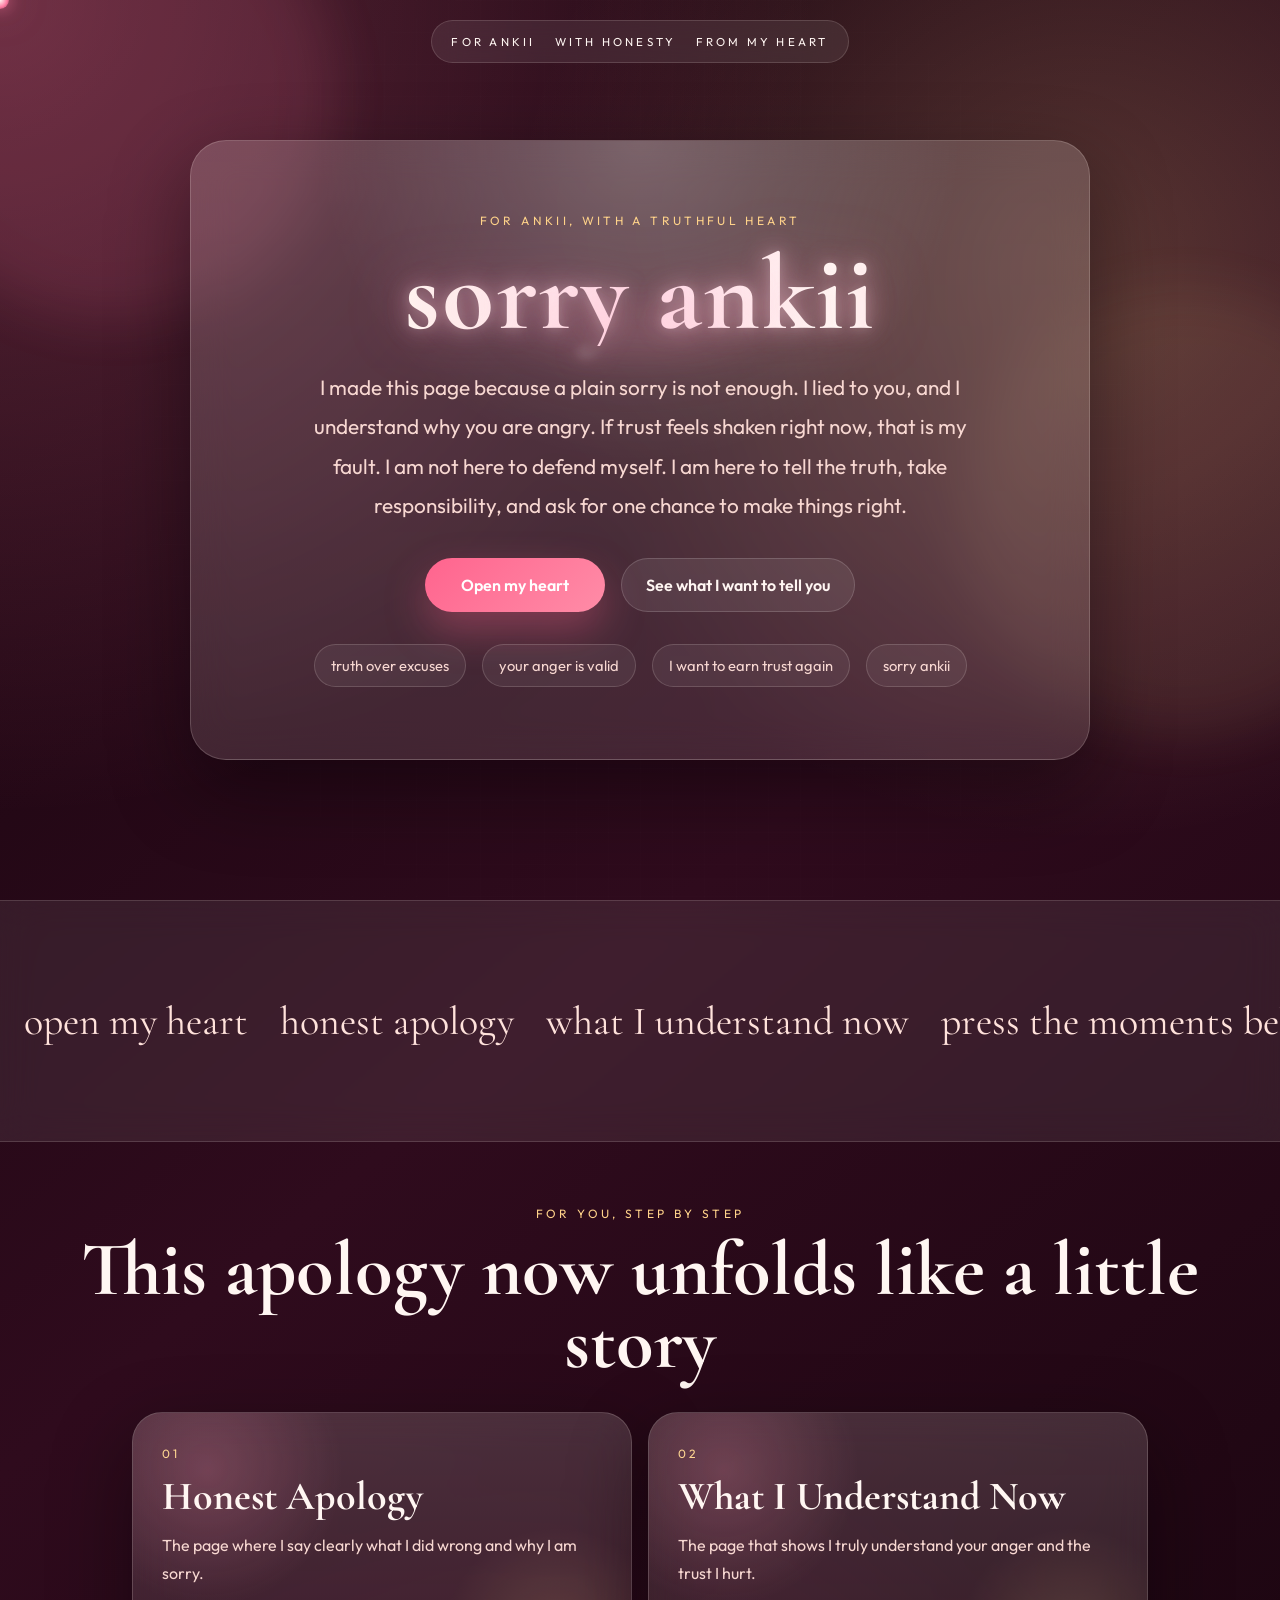
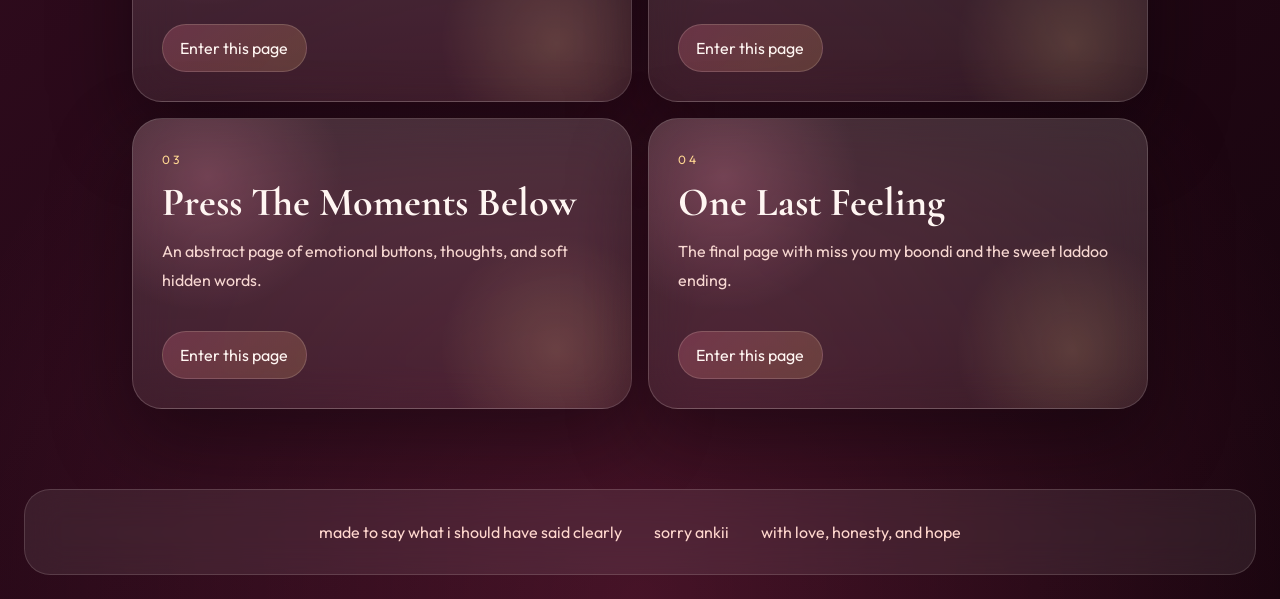
<file: index.html>
<!DOCTYPE html>
<html lang="en">
  <head>
    <meta charset="UTF-8" />
    <meta name="viewport" content="width=device-width, initial-scale=1.0" />
    <title>sorry ankii</title>
    <link rel="preconnect" href="https://fonts.googleapis.com" />
    <link rel="preconnect" href="https://fonts.gstatic.com" crossorigin />
    <link
      href="https://fonts.googleapis.com/css2?family=Cormorant+Garamond:wght@400;500;600;700&family=Outfit:wght@300;400;500;600;700&display=swap"
      rel="stylesheet"
    />
    <link rel="stylesheet" href="styles.css" />
  </head>
  <body>
    <div class="page-glow page-glow-left"></div>
    <div class="page-glow page-glow-right"></div>
    <div class="texture"></div>
    <div class="floating-hearts" aria-hidden="true">
      <span>forgive me</span>
      <span>I was wrong</span>
      <span>you deserved truth</span>
      <span>I miss your smile</span>
      <span>let me fix this</span>
      <span>ankii</span>
    </div>
    <div class="heart-rain" id="heartRain" aria-hidden="true"></div>
    <div class="love-burst-layer" id="loveBurstLayer" aria-hidden="true"></div>

    <header class="hero">
      <nav class="top-banner">
        <span>for ankii</span>
        <span>with honesty</span>
        <span>from my heart</span>
      </nav>

      <div class="hero-card reveal">
        <p class="eyebrow">for ankii, with a truthful heart</p>
        <h1>sorry ankii</h1>
        <p class="hero-message">
          I made this page because a plain sorry is not enough. I lied to you,
          and I understand why you are angry. If trust feels shaken right now,
          that is my fault. I am not here to defend myself. I am here to tell
          the truth, take responsibility, and ask for one chance to make things
          right.
        </p>

        <div class="hero-actions">
          <button class="btn btn-primary" data-action="open-heart">
            Open my heart
          </button>
          <button class="btn btn-secondary" data-action="open-preview">
            See what I want to tell you
          </button>
        </div>

        <div class="hero-tags">
          <span>truth over excuses</span>
          <span>your anger is valid</span>
          <span>I want to earn trust again</span>
          <span>sorry ankii</span>
        </div>
      </div>
    </header>

    <main>
      <section class="marquee-strip">
        <div class="marquee-track">
          <span>open my heart</span>
          <span>honest apology</span>
          <span>what I understand now</span>
          <span>press the moments below</span>
          <span>one last feeling</span>
          <span>miss you my boondi</span>
          <span>open my heart</span>
          <span>honest apology</span>
          <span>what I understand now</span>
          <span>press the moments below</span>
          <span>one last feeling</span>
          <span>miss you my boondi</span>
        </div>
      </section>

      <section class="journey-section reveal">
        <div class="section-heading">
          <p>for you, step by step</p>
          <h2>This apology now unfolds like a little story</h2>
        </div>
        <div class="journey-grid">
          <a class="journey-card page-link" href="apology.html" data-burst="honest apology">
            <span class="journey-no">01</span>
            <h3>Honest Apology</h3>
            <p>The page where I say clearly what I did wrong and why I am sorry.</p>
            <span class="journey-cta">Enter this page</span>
          </a>
          <a class="journey-card page-link" href="understand.html" data-burst="what I understand now">
            <span class="journey-no">02</span>
            <h3>What I Understand Now</h3>
            <p>The page that shows I truly understand your anger and the trust I hurt.</p>
            <span class="journey-cta">Enter this page</span>
          </a>
          <a class="journey-card page-link" href="moments.html" data-burst="press the moments below">
            <span class="journey-no">03</span>
            <h3>Press The Moments Below</h3>
            <p>An abstract page of emotional buttons, thoughts, and soft hidden words.</p>
            <span class="journey-cta">Enter this page</span>
          </a>
          <a class="journey-card page-link" href="finale.html" data-burst="one last feeling">
            <span class="journey-no">04</span>
            <h3>One Last Feeling</h3>
            <p>The final page with miss you my boondi and the sweet laddoo ending.</p>
            <span class="journey-cta">Enter this page</span>
          </a>
        </div>
      </section>
    </main>

    <footer class="footer">
      <p>made to say what I should have said clearly</p>
      <p>sorry ankii</p>
      <p>with love, honesty, and hope</p>
    </footer>

    <div class="cursor" id="cursor"></div>
    <div class="cursor-text-layer" id="cursorTextLayer" aria-hidden="true"></div>
    <div class="message-bloom" id="messageBloom" aria-hidden="true">
      <div class="bloom-backdrop" id="bloomBackdrop"></div>
      <div class="bloom-card" id="bloomCard">
        <button class="bloom-close" id="bloomClose" aria-label="Close message">
          Close
        </button>
        <p class="bloom-kicker">for ankii</p>
        <h3 id="bloomTitle">A small truth</h3>
        <p id="bloomBody">
          The message will appear here when you press one of the buttons.
        </p>
      </div>
    </div>

    <div class="heart-overlay" id="heartOverlay" aria-hidden="true">
      <div class="heart-overlay-backdrop" id="heartOverlayBackdrop"></div>
      <div class="heart-stage">
        <button class="heart-close" id="heartClose" aria-label="Close heart">
          Close
        </button>
        <div class="giant-heart-shell">
          <div class="giant-heart-glow"></div>
          <div class="giant-heart">
            <div class="heart-photo-ring">
              <figure class="heart-photo heart-photo-one">
                <img src="assets/boondi-1.jpg" alt="Boondi smiling in a blue outfit" />
              </figure>
              <figure class="heart-photo heart-photo-two">
                <img src="assets/boondi-2.jpg" alt="Boondi by the lakeside" />
              </figure>
              <figure class="heart-photo heart-photo-three">
                <img src="assets/boondi-3.jpg" alt="Boondi in a white outfit near trees" />
              </figure>
              <figure class="heart-photo heart-photo-four">
                <img src="assets/boondi-4.jpg" alt="Boondi in a black top at dinner" />
              </figure>
            </div>
            <div class="sushi-orbit sushi-orbit-one" aria-hidden="true">
              <span>🍣</span>
            </div>
            <div class="sushi-orbit sushi-orbit-two" aria-hidden="true">
              <span>🍱</span>
            </div>
            <div class="sushi-orbit sushi-orbit-three" aria-hidden="true">
              <span>🍙</span>
            </div>
            <div class="heart-center">
              <p class="heart-kicker">from my heart to yours</p>
              <h2>SORRY BOONDI</h2>
              <p class="heart-line">
                I know I hurt you more by lying than by the thing itself.
              </p>
              <p class="heart-line">
                You trusted me to be real with you, and I broke that trust.
              </p>
              <p class="heart-line">
                I am not proud of what I did. I just want to be honest now,
                completely, and ask for a chance to make my actions softer than
                my mistake.
              </p>
            </div>
            <div class="heart-orbit orbit-one">
              <span>I chose the wrong way</span>
            </div>
            <div class="heart-orbit orbit-two">
              <span>you deserved honesty</span>
            </div>
            <div class="heart-orbit orbit-three">
              <span>I want to earn your trust again</span>
            </div>
            <div class="heart-spark spark-one"></div>
            <div class="heart-spark spark-two"></div>
            <div class="heart-spark spark-three"></div>
          </div>
        </div>
      </div>
    </div>

    <div class="preview-overlay" id="previewOverlay" aria-hidden="true">
      <div class="preview-backdrop" id="previewBackdrop"></div>
      <div class="preview-shell">
        <button class="preview-close" id="previewClose" aria-label="Close preview">
          Close
        </button>
        <div class="preview-header">
          <p class="preview-kicker">little feelings for boondi</p>
          <h2>What I wish I could say softly to you</h2>
          <p>
            Every thought below opens like a tiny love note, because some feelings
            deserve to arrive gently.
          </p>
        </div>

        <div class="preview-grid">
          <button
            class="preview-note"
            data-title="The first truth"
            data-message="I should have trusted you with honesty right away. You deserved a simple truth, not a complicated hurt."
            data-theme="rose"
          >
            <span class="preview-note-no">01</span>
            <span class="preview-note-title">The first truth</span>
            <span class="preview-note-text">Tap to open</span>
          </button>
          <button
            class="preview-note"
            data-title="What your silence did"
            data-message="Your silence made me realize how loudly guilt echoes when someone important is upset with you."
            data-theme="gold"
          >
            <span class="preview-note-no">02</span>
            <span class="preview-note-title">What your silence did</span>
            <span class="preview-note-text">Tap to open</span>
          </button>
          <button
            class="preview-note"
            data-title="What I owe you now"
            data-message="Not pressure, not excuses, not dramatic words. I owe you patience, truth, and calmer actions."
            data-theme="pearl"
          >
            <span class="preview-note-no">03</span>
            <span class="preview-note-title">What I owe you now</span>
            <span class="preview-note-text">Tap to open</span>
          </button>
          <button
            class="preview-note"
            data-title="What still stays in my heart"
            data-message="Even while you are angry, I still think of you with softness, care, and the hope that one day this can heal."
            data-theme="blush"
          >
            <span class="preview-note-no">04</span>
            <span class="preview-note-title">What still stays in my heart</span>
            <span class="preview-note-text">Tap to open</span>
          </button>
        </div>
      </div>
    </div>

    <script src="script.js"></script>
  </body>
</html>
</file>
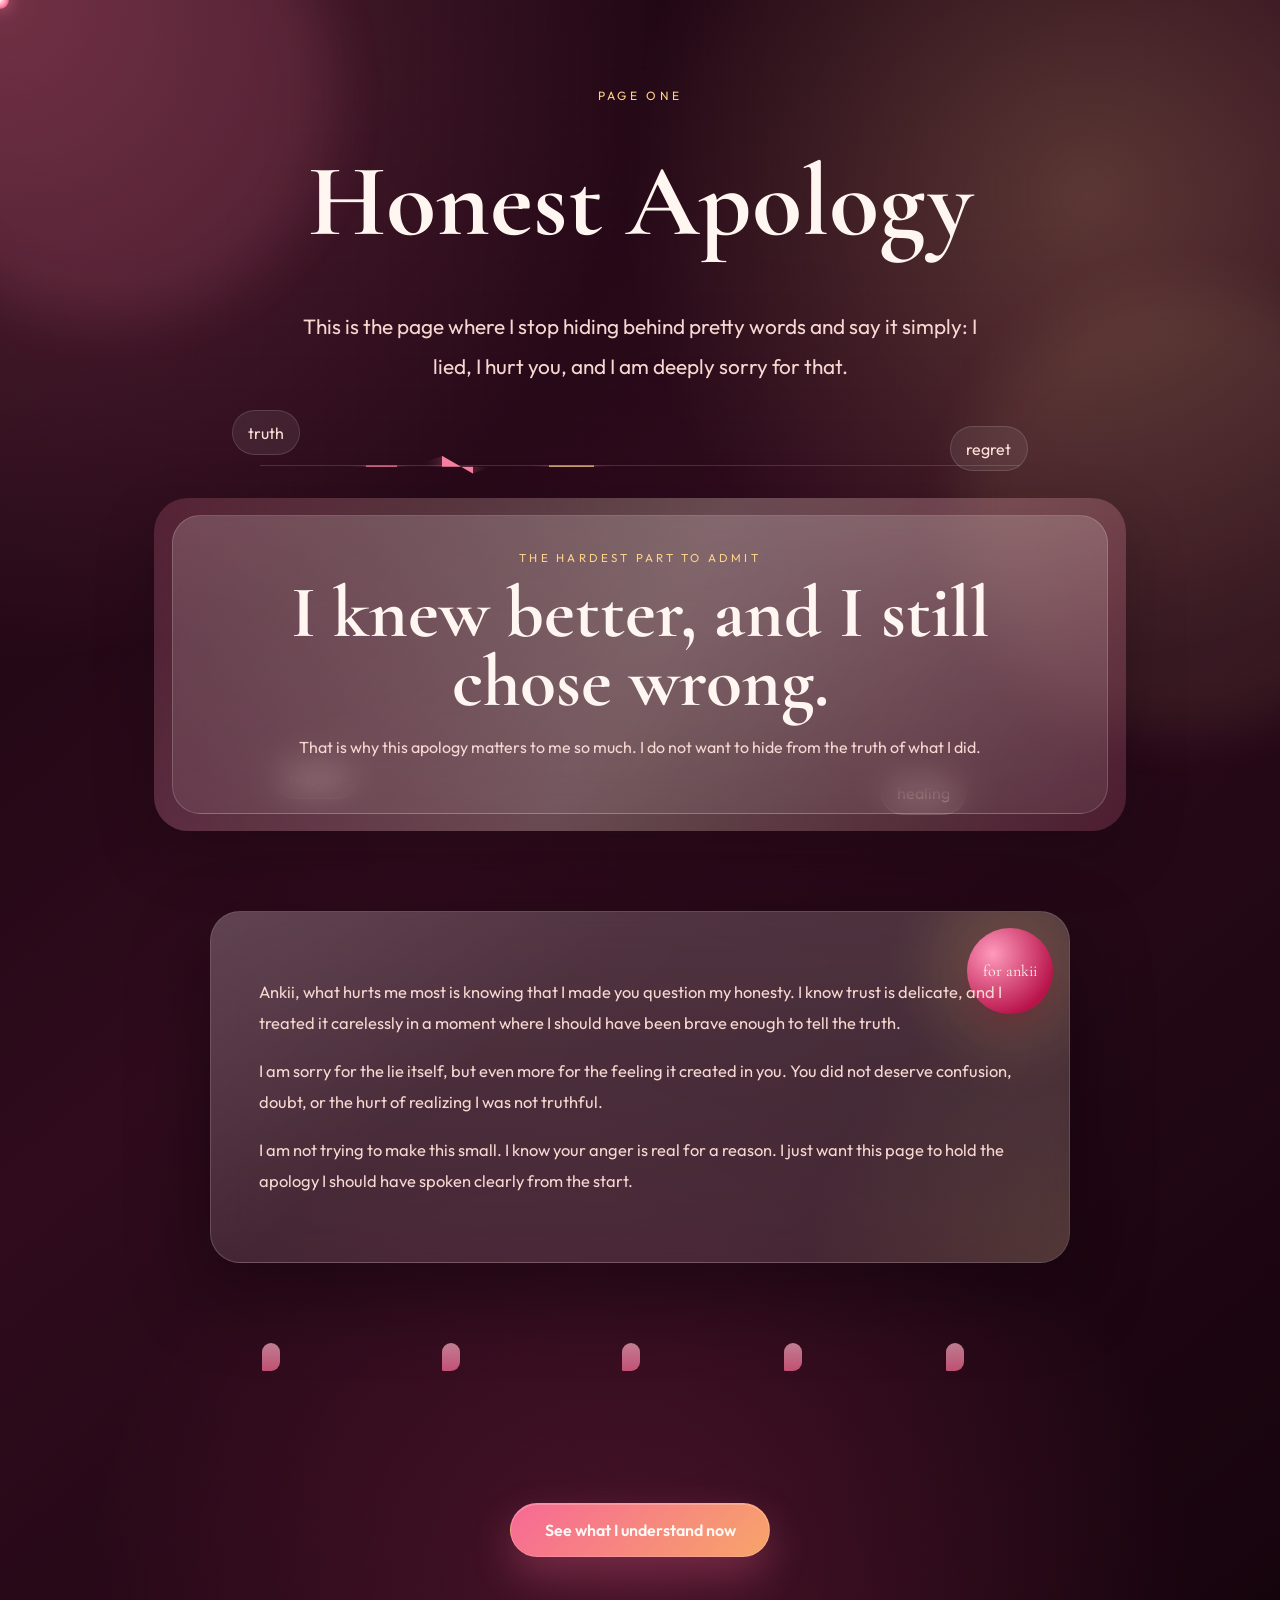
<file: apology.html>
<!DOCTYPE html>
<html lang="en">
  <head>
    <meta charset="UTF-8" />
    <meta name="viewport" content="width=device-width, initial-scale=1.0" />
    <title>sorry ankii</title>
    <link rel="preconnect" href="https://fonts.googleapis.com" />
    <link rel="preconnect" href="https://fonts.gstatic.com" crossorigin />
    <link
      href="https://fonts.googleapis.com/css2?family=Cormorant+Garamond:wght@400;500;600;700&family=Outfit:wght@300;400;500;600;700&display=swap"
      rel="stylesheet"
    />
    <link rel="stylesheet" href="styles.css" />
  </head>
  <body>
    <div class="page-glow page-glow-left"></div>
    <div class="page-glow page-glow-right"></div>
    <div class="texture"></div>
    <div class="floating-hearts" aria-hidden="true">
      <span>honest apology</span>
      <span>I was wrong</span>
      <span>you deserved truth</span>
      <span>forgive me</span>
      <span>from my heart</span>
      <span>ankii</span>
    </div>
    <div class="heart-rain" id="heartRain" aria-hidden="true"></div>
    <div class="love-burst-layer" id="loveBurstLayer" aria-hidden="true"></div>

    <main class="subpage-main">
      <section class="subpage-hero reveal">
        <p class="eyebrow">page one</p>
        <h1>Honest Apology</h1>
        <p class="hero-message">
          This is the page where I stop hiding behind pretty words and say it simply:
          I lied, I hurt you, and I am deeply sorry for that.
        </p>
      </section>

      <section class="apology-cinema reveal">
        <div class="apology-orbit">
          <span>truth</span>
          <span>regret</span>
          <span>respect</span>
          <span>healing</span>
        </div>
        <div class="apology-heartbeat">
          <span></span>
        </div>
        <div class="apology-glass-line">
          <div class="apology-glass-card">
            <p class="apology-mini">the hardest part to admit</p>
            <h2>I knew better, and I still chose wrong.</h2>
            <p>
              That is why this apology matters to me so much. I do not want to
              hide from the truth of what I did.
            </p>
          </div>
        </div>
      </section>

      <section class="letter-section reveal">
        <div class="letter-card apology-letter">
          <div class="paper-glow"></div>
          <div class="paper-seal">for ankii</div>
          <p>
            Ankii, what hurts me most is knowing that I made you question my honesty.
            I know trust is delicate, and I treated it carelessly in a moment where I should
            have been brave enough to tell the truth.
          </p>
          <p>
            I am sorry for the lie itself, but even more for the feeling it created in you.
            You did not deserve confusion, doubt, or the hurt of realizing I was not truthful.
          </p>
          <p>
            I am not trying to make this small. I know your anger is real for a reason.
            I just want this page to hold the apology I should have spoken clearly from the start.
          </p>
        </div>
      </section>

      <section class="apology-petals reveal" aria-hidden="true">
        <span></span>
        <span></span>
        <span></span>
        <span></span>
        <span></span>
      </section>

      <div class="page-nav reveal">
        <a class="btn page-link nav-btn" href="understand.html" data-burst="next page">See what I understand now</a>
      </div>
    </main>

    <div class="cursor" id="cursor"></div>
    <div class="cursor-text-layer" id="cursorTextLayer" aria-hidden="true"></div>
    <script src="script.js"></script>
  </body>
</html>
</file>
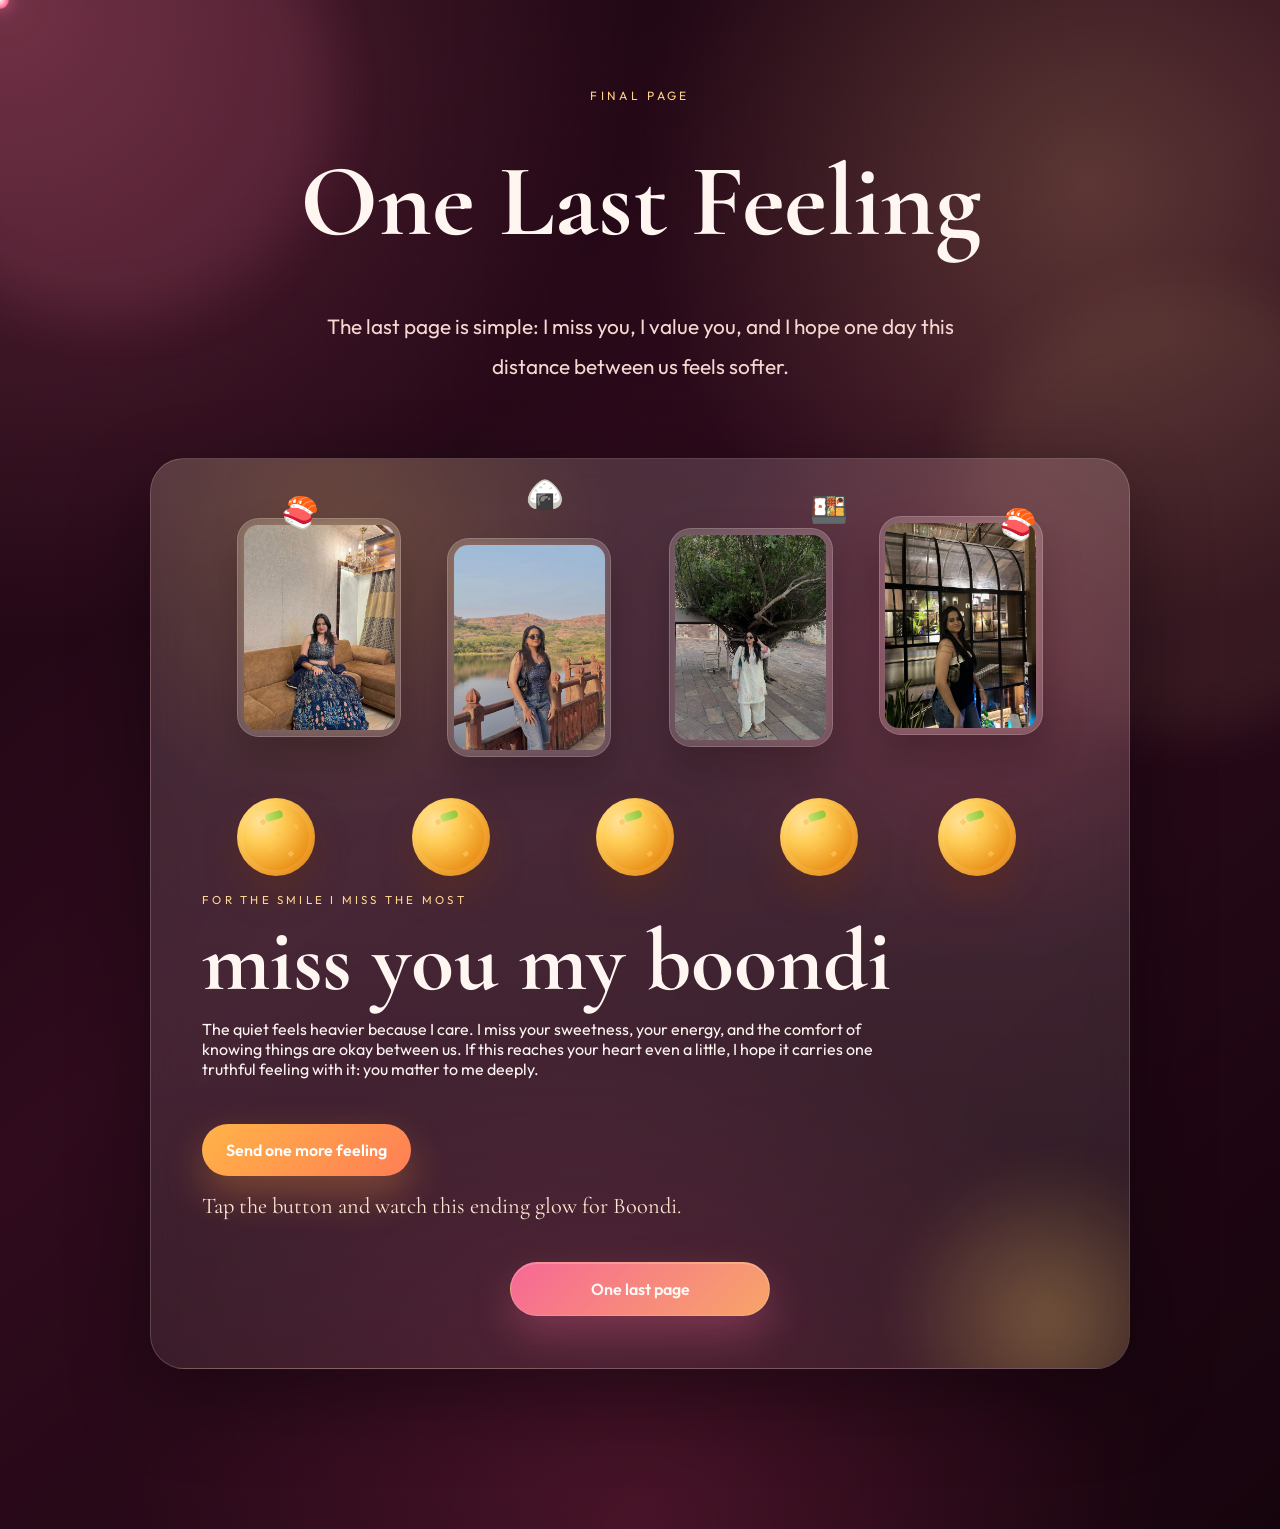
<file: finale.html>
<!DOCTYPE html>
<html lang="en">
  <head>
    <meta charset="UTF-8" />
    <meta name="viewport" content="width=device-width, initial-scale=1.0" />
    <title>sorry ankii</title>
    <link rel="preconnect" href="https://fonts.googleapis.com" />
    <link rel="preconnect" href="https://fonts.gstatic.com" crossorigin />
    <link
      href="https://fonts.googleapis.com/css2?family=Cormorant+Garamond:wght@400;500;600;700&family=Outfit:wght@300;400;500;600;700&display=swap"
      rel="stylesheet"
    />
    <link rel="stylesheet" href="styles.css" />
  </head>
  <body>
    <div class="page-glow page-glow-left"></div>
    <div class="page-glow page-glow-right"></div>
    <div class="texture"></div>
    <div class="floating-hearts" aria-hidden="true">
      <span>one last feeling</span>
      <span>miss you my boondi</span>
      <span>sweetest smile</span>
      <span>come back soon</span>
      <span>from my heart</span>
      <span>ankii</span>
    </div>
    <div class="heart-rain" id="heartRain" aria-hidden="true"></div>
    <div class="love-burst-layer" id="loveBurstLayer" aria-hidden="true"></div>

    <main class="subpage-main">
      <section class="subpage-hero reveal">
        <p class="eyebrow">final page</p>
        <h1>One Last Feeling</h1>
        <p class="hero-message">
          The last page is simple: I miss you, I value you, and I hope one day this distance between us feels softer.
        </p>
      </section>

      <section class="finale-section reveal" id="finale">
        <div class="finale-card">
          <div class="finale-glow"></div>
          <div class="memory-ribbon">
            <figure class="memory-shot memory-shot-one">
              <img src="assets/boondi-1.jpg" alt="Boondi smiling in a blue outfit" />
            </figure>
            <figure class="memory-shot memory-shot-two">
              <img src="assets/boondi-2.jpg" alt="Boondi by the lakeside" />
            </figure>
            <figure class="memory-shot memory-shot-three">
              <img src="assets/boondi-3.jpg" alt="Boondi in a white outfit near trees" />
            </figure>
            <figure class="memory-shot memory-shot-four">
              <img src="assets/boondi-4.jpg" alt="Boondi in a black top at dinner" />
            </figure>
          </div>
          <div class="finale-sushi-sparkles" aria-hidden="true">
            <span>🍣</span>
            <span>🍙</span>
            <span>🍱</span>
            <span>🍣</span>
          </div>
          <div class="boondi-laddoo-lane" aria-hidden="true">
            <span class="laddoo laddoo-one"></span>
            <span class="laddoo laddoo-two"></span>
            <span class="laddoo laddoo-three"></span>
            <span class="laddoo laddoo-four"></span>
            <span class="laddoo laddoo-five"></span>
          </div>
          <div class="finale-copy">
            <p class="finale-kicker">for the smile I miss the most</p>
            <h3>miss you my boondi</h3>
            <p>
              The quiet feels heavier because I care. I miss your sweetness, your energy,
              and the comfort of knowing things are okay between us. If this reaches your
              heart even a little, I hope it carries one truthful feeling with it: you matter to me deeply.
            </p>
          </div>
          <button class="btn finale-btn" data-action="finale-love">Send one more feeling</button>
          <div class="finale-whisper" id="finaleWhisper">
            Tap the button and watch this ending glow for Boondi.
          </div>
          <div class="page-nav finale-nav">
            <a class="btn page-link nav-btn" href="from-mota.html" data-burst="from mota">
              One last page
            </a>
          </div>
        </div>
      </section>
    </main>

    <div class="cursor" id="cursor"></div>
    <div class="cursor-text-layer" id="cursorTextLayer" aria-hidden="true"></div>
    <script src="script.js"></script>
  </body>
</html>
</file>
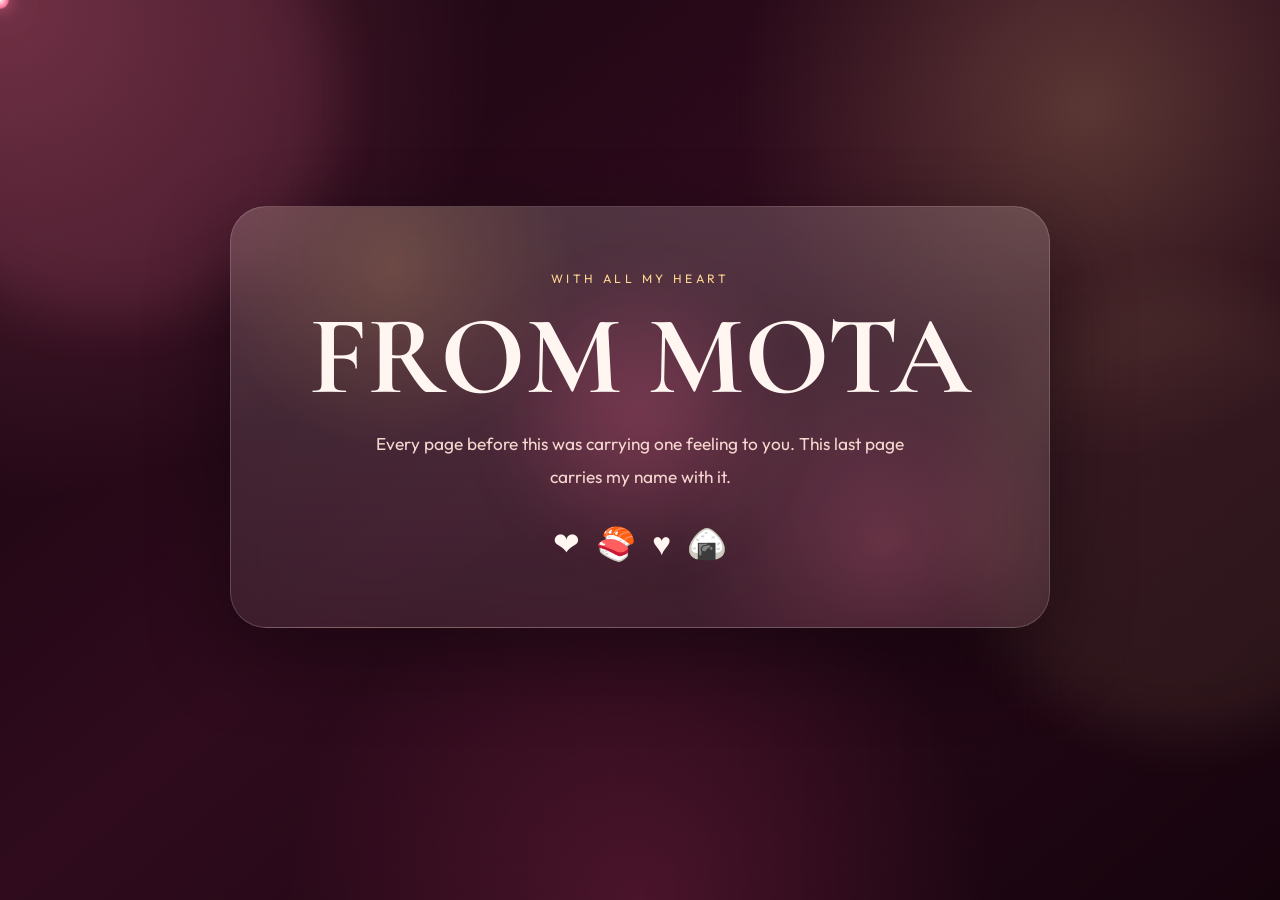
<file: from-mota.html>
<!DOCTYPE html>
<html lang="en">
  <head>
    <meta charset="UTF-8" />
    <meta name="viewport" content="width=device-width, initial-scale=1.0" />
    <title>sorry ankii</title>
    <link rel="preconnect" href="https://fonts.googleapis.com" />
    <link rel="preconnect" href="https://fonts.gstatic.com" crossorigin />
    <link
      href="https://fonts.googleapis.com/css2?family=Cormorant+Garamond:wght@400;500;600;700&family=Outfit:wght@300;400;500;600;700&display=swap"
      rel="stylesheet"
    />
    <link rel="stylesheet" href="styles.css" />
  </head>
  <body>
    <div class="page-glow page-glow-left"></div>
    <div class="page-glow page-glow-right"></div>
    <div class="texture"></div>
    <div class="floating-hearts" aria-hidden="true">
      <span>from MOTA</span>
      <span>with love</span>
      <span>for boondi</span>
      <span>one last smile</span>
      <span>always yours</span>
      <span>ankii</span>
    </div>
    <div class="heart-rain" id="heartRain" aria-hidden="true"></div>
    <div class="love-burst-layer" id="loveBurstLayer" aria-hidden="true"></div>

    <main class="subpage-main">
      <section class="signature-page reveal">
        <div class="signature-card">
          <div class="signature-glow"></div>
          <p class="signature-kicker">with all my heart</p>
          <h1>from MOTA</h1>
          <p class="signature-line">
            Every page before this was carrying one feeling to you. This last
            page carries my name with it.
          </p>
          <div class="signature-charms" aria-hidden="true">
            <span>❤</span>
            <span>🍣</span>
            <span>♥</span>
            <span>🍙</span>
          </div>
        </div>
      </section>
    </main>

    <div class="cursor" id="cursor"></div>
    <div class="cursor-text-layer" id="cursorTextLayer" aria-hidden="true"></div>
    <script src="script.js"></script>
  </body>
</html>
</file>
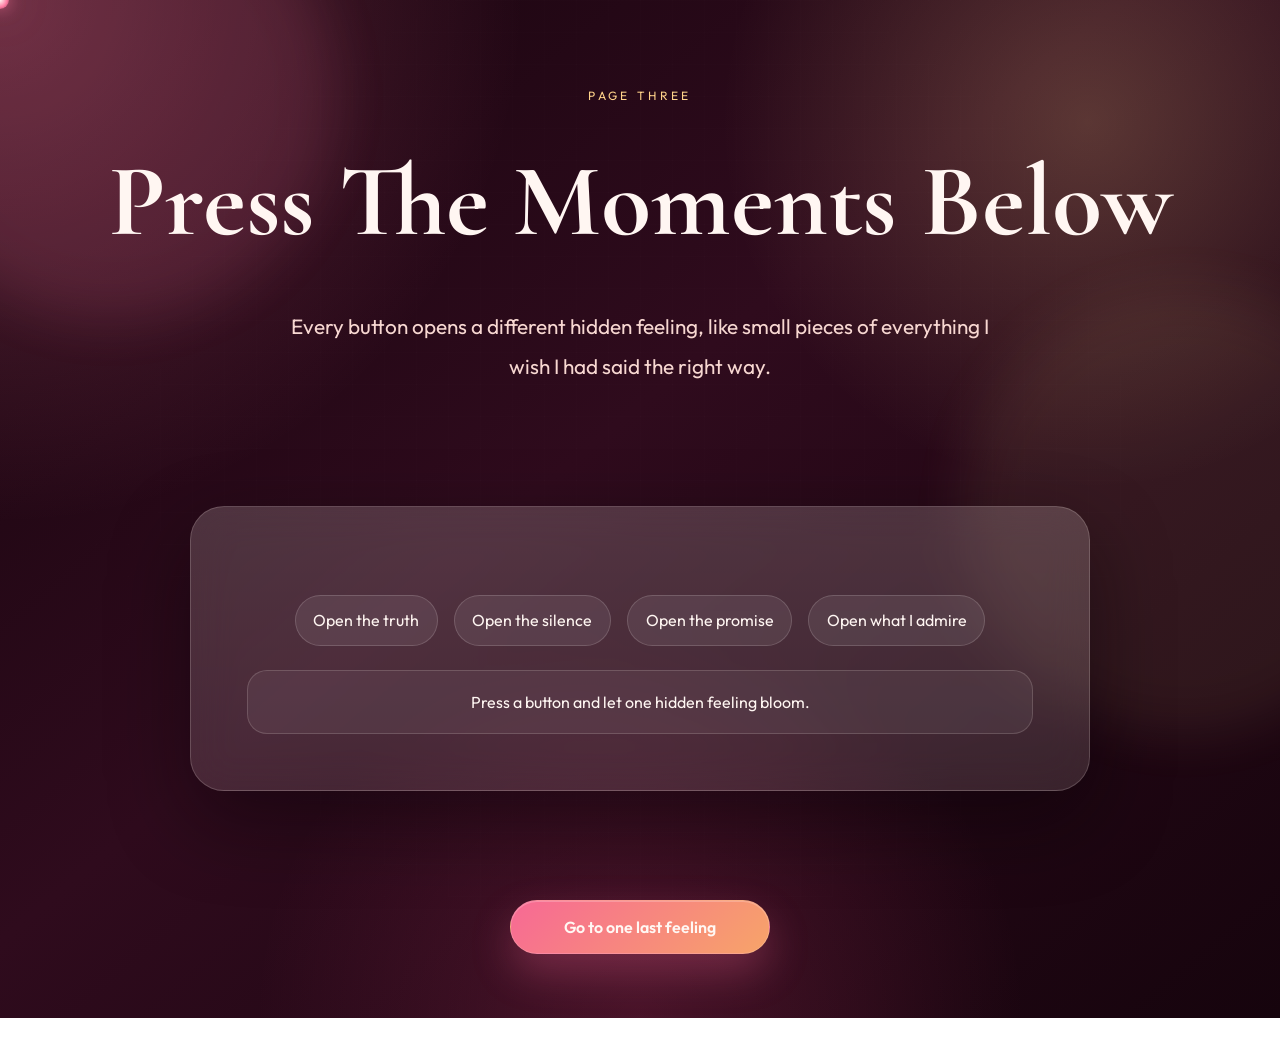
<file: moments.html>
<!DOCTYPE html>
<html lang="en">
  <head>
    <meta charset="UTF-8" />
    <meta name="viewport" content="width=device-width, initial-scale=1.0" />
    <title>sorry ankii</title>
    <link rel="preconnect" href="https://fonts.googleapis.com" />
    <link rel="preconnect" href="https://fonts.gstatic.com" crossorigin />
    <link
      href="https://fonts.googleapis.com/css2?family=Cormorant+Garamond:wght@400;500;600;700&family=Outfit:wght@300;400;500;600;700&display=swap"
      rel="stylesheet"
    />
    <link rel="stylesheet" href="styles.css" />
  </head>
  <body>
    <div class="page-glow page-glow-left"></div>
    <div class="page-glow page-glow-right"></div>
    <div class="texture"></div>
    <div class="floating-hearts" aria-hidden="true">
      <span>press the moments below</span>
      <span>hidden feelings</span>
      <span>soft truths</span>
      <span>for boondi</span>
      <span>my heart speaks</span>
      <span>ankii</span>
    </div>
    <div class="heart-rain" id="heartRain" aria-hidden="true"></div>
    <div class="love-burst-layer" id="loveBurstLayer" aria-hidden="true"></div>

    <main class="subpage-main">
      <section class="subpage-hero reveal">
        <p class="eyebrow">page three</p>
        <h1>Press The Moments Below</h1>
        <p class="hero-message">
          Every button opens a different hidden feeling, like small pieces of everything
          I wish I had said the right way.
        </p>
      </section>

      <section class="promise-section reveal">
        <div class="promise-panel">
          <div class="button-cluster">
            <button
              class="chip-btn"
              data-title="The truth I should have said first"
              data-message="I should have trusted your heart with the truth immediately. You never should have had to discover the honesty was missing."
              data-theme="rose"
            >
              Open the truth
            </button>
            <button
              class="chip-btn"
              data-title="What your silence taught me"
              data-message="Your silence made me feel the distance my lie created. It taught me how fragile warmth becomes when trust is shaken."
              data-theme="gold"
            >
              Open the silence
            </button>
            <button
              class="chip-btn"
              data-title="If you ever give me one chance"
              data-message="I will try to rebuild this gently, with real honesty and patience, instead of asking for forgiveness faster than I deserve."
              data-theme="pearl"
            >
              Open the promise
            </button>
            <button
              class="chip-btn"
              data-title="What I still admire about you"
              data-message="Even your anger has sincerity in it. It comes from being genuine, and that honesty in you is something I treasure deeply."
              data-theme="blush"
            >
              Open what I admire
            </button>
          </div>
          <div class="live-message" id="liveMessage">
            Press a button and let one hidden feeling bloom.
          </div>
        </div>
      </section>

      <div class="page-nav reveal">
        <a class="btn page-link nav-btn finale-btn" href="finale.html" data-burst="last feeling">Go to one last feeling</a>
      </div>
    </main>

    <div class="message-bloom" id="messageBloom" aria-hidden="true">
      <div class="bloom-backdrop" id="bloomBackdrop"></div>
      <div class="bloom-card" id="bloomCard">
        <button class="bloom-close" id="bloomClose" aria-label="Close message">Close</button>
        <p class="bloom-kicker">for ankii</p>
        <h3 id="bloomTitle">A small truth</h3>
        <p id="bloomBody">The message will appear here when you press one of the buttons.</p>
      </div>
    </div>

    <div class="cursor" id="cursor"></div>
    <div class="cursor-text-layer" id="cursorTextLayer" aria-hidden="true"></div>
    <script src="script.js"></script>
  </body>
</html>
</file>
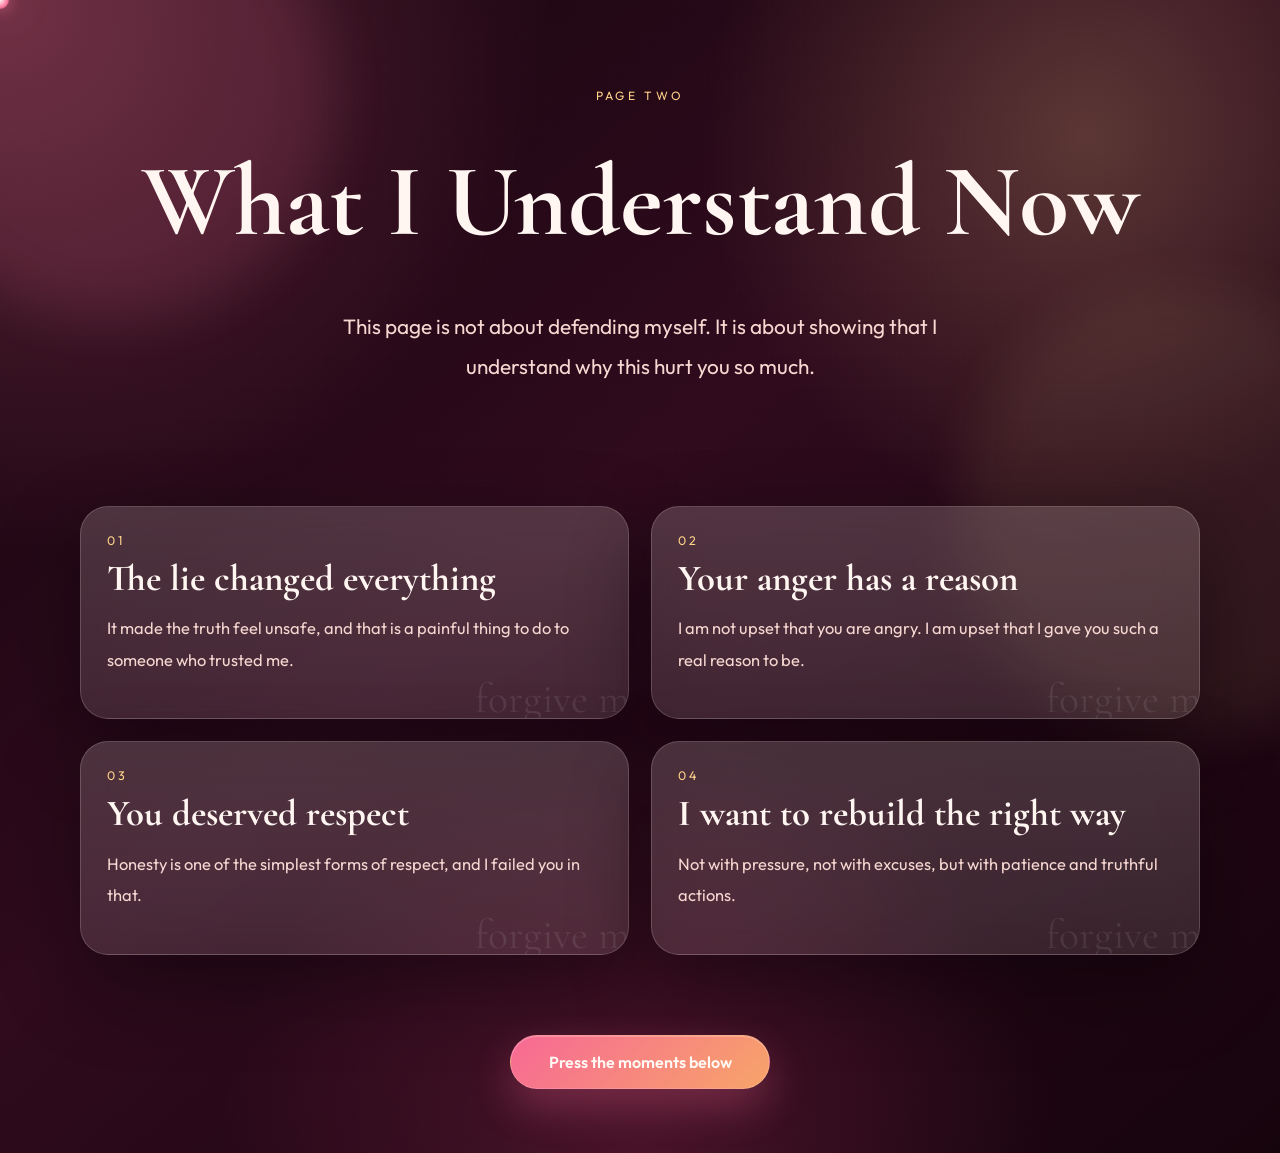
<file: understand.html>
<!DOCTYPE html>
<html lang="en">
  <head>
    <meta charset="UTF-8" />
    <meta name="viewport" content="width=device-width, initial-scale=1.0" />
    <title>sorry ankii</title>
    <link rel="preconnect" href="https://fonts.googleapis.com" />
    <link rel="preconnect" href="https://fonts.gstatic.com" crossorigin />
    <link
      href="https://fonts.googleapis.com/css2?family=Cormorant+Garamond:wght@400;500;600;700&family=Outfit:wght@300;400;500;600;700&display=swap"
      rel="stylesheet"
    />
    <link rel="stylesheet" href="styles.css" />
  </head>
  <body>
    <div class="page-glow page-glow-left"></div>
    <div class="page-glow page-glow-right"></div>
    <div class="texture"></div>
    <div class="floating-hearts" aria-hidden="true">
      <span>what I understand now</span>
      <span>your anger is valid</span>
      <span>I broke trust</span>
      <span>I regret it</span>
      <span>please read this</span>
      <span>ankii</span>
    </div>
    <div class="heart-rain" id="heartRain" aria-hidden="true"></div>
    <div class="love-burst-layer" id="loveBurstLayer" aria-hidden="true"></div>

    <main class="subpage-main">
      <section class="subpage-hero reveal">
        <p class="eyebrow">page two</p>
        <h1>What I Understand Now</h1>
        <p class="hero-message">
          This page is not about defending myself. It is about showing that I understand
          why this hurt you so much.
        </p>
      </section>

      <section class="cards-section reveal">
        <div class="cards-grid">
          <article class="message-card">
            <div class="card-no">01</div>
            <h3>The lie changed everything</h3>
            <p>
              It made the truth feel unsafe, and that is a painful thing to do to someone
              who trusted me.
            </p>
          </article>
          <article class="message-card">
            <div class="card-no">02</div>
            <h3>Your anger has a reason</h3>
            <p>
              I am not upset that you are angry. I am upset that I gave you such a real reason to be.
            </p>
          </article>
          <article class="message-card">
            <div class="card-no">03</div>
            <h3>You deserved respect</h3>
            <p>
              Honesty is one of the simplest forms of respect, and I failed you in that.
            </p>
          </article>
          <article class="message-card">
            <div class="card-no">04</div>
            <h3>I want to rebuild the right way</h3>
            <p>
              Not with pressure, not with excuses, but with patience and truthful actions.
            </p>
          </article>
        </div>
      </section>

      <div class="page-nav reveal">
        <a class="btn page-link nav-btn" href="moments.html" data-burst="next feeling">Press the moments below</a>
      </div>
    </main>

    <div class="cursor" id="cursor"></div>
    <div class="cursor-text-layer" id="cursorTextLayer" aria-hidden="true"></div>
    <script src="script.js"></script>
  </body>
</html>
</file>
<file: styles.css>
:root {
  --bg: #240816;
  --bg-soft: #44112a;
  --panel: rgba(255, 244, 240, 0.12);
  --panel-strong: rgba(255, 244, 240, 0.18);
  --text: #fff6f2;
  --muted: #f7d7d1;
  --accent: #ff9eb5;
  --accent-strong: #ff648e;
  --gold: #ffd38a;
  --shadow: 0 30px 80px rgba(9, 2, 7, 0.45);
}

* {
  box-sizing: border-box;
}

html {
  scroll-behavior: smooth;
}

body {
  margin: 0;
  min-height: 100vh;
  font-family: "Outfit", sans-serif;
  color: var(--text);
  background:
    radial-gradient(circle at top left, rgba(255, 120, 157, 0.3), transparent 32%),
    radial-gradient(circle at 85% 12%, rgba(255, 211, 138, 0.22), transparent 26%),
    radial-gradient(circle at 50% 100%, rgba(255, 77, 136, 0.18), transparent 32%),
    linear-gradient(140deg, #16040d 0%, #2f0b1d 45%, #16040d 100%);
  overflow-x: hidden;
  cursor: none;
}

button {
  font: inherit;
}

.page-glow,
.texture,
.floating-hearts,
.cursor,
.cursor-text-layer,
.heart-rain,
.love-burst-layer {
  pointer-events: none;
}

.page-glow {
  position: fixed;
  inset: auto;
  width: 28rem;
  height: 28rem;
  border-radius: 50%;
  filter: blur(28px);
  opacity: 0.45;
  z-index: 0;
}

.page-glow-left {
  top: -8rem;
  left: -7rem;
  background: rgba(255, 123, 163, 0.28);
}

.page-glow-right {
  right: -8rem;
  top: 18rem;
  background: rgba(255, 215, 150, 0.18);
}

.texture {
  position: fixed;
  inset: 0;
  background-image:
    linear-gradient(rgba(255, 255, 255, 0.03) 1px, transparent 1px),
    linear-gradient(90deg, rgba(255, 255, 255, 0.03) 1px, transparent 1px);
  background-size: 32px 32px;
  mask-image: radial-gradient(circle at center, black 45%, transparent 100%);
  opacity: 0.35;
  z-index: 0;
}

.floating-hearts {
  position: fixed;
  inset: 0;
  overflow: hidden;
  z-index: 2;
}

.heart-rain {
  position: fixed;
  inset: 0;
  overflow: hidden;
  z-index: 35;
}

.love-burst-layer {
  position: fixed;
  inset: 0;
  overflow: hidden;
  z-index: 36;
}

.floating-hearts span {
  position: absolute;
  bottom: -10vh;
  color: rgba(255, 220, 228, 0.28);
  font-family: "Cormorant Garamond", serif;
  font-size: clamp(1rem, 2.1vw, 1.6rem);
  animation: floatUp linear infinite;
  letter-spacing: 0.1em;
  text-transform: lowercase;
}

.floating-hearts span:nth-child(1) {
  left: 6%;
  animation-duration: 14s;
}

.floating-hearts span:nth-child(2) {
  left: 22%;
  animation-duration: 18s;
  animation-delay: -4s;
}

.floating-hearts span:nth-child(3) {
  left: 40%;
  animation-duration: 16s;
  animation-delay: -9s;
}

.floating-hearts span:nth-child(4) {
  left: 58%;
  animation-duration: 13s;
  animation-delay: -6s;
}

.floating-hearts span:nth-child(5) {
  left: 74%;
  animation-duration: 17s;
  animation-delay: -12s;
}

.floating-hearts span:nth-child(6) {
  left: 89%;
  animation-duration: 15s;
  animation-delay: -3s;
}

.hero,
main,
.footer {
  position: relative;
  z-index: 3;
}

.hero {
  min-height: 100vh;
  display: grid;
  place-items: center;
  padding: 1.5rem;
}

.top-banner,
.footer,
.marquee-strip {
  backdrop-filter: blur(18px);
  background: rgba(255, 248, 244, 0.08);
  border: 1px solid rgba(255, 241, 236, 0.15);
}

.top-banner {
  position: absolute;
  top: 1.25rem;
  display: flex;
  gap: 1.2rem;
  padding: 0.8rem 1.2rem;
  border-radius: 999px;
  text-transform: uppercase;
  letter-spacing: 0.28em;
  font-size: 0.72rem;
}

.hero-card,
.letter-card,
.message-card,
.promise-panel,
.bloom-card {
  background: linear-gradient(180deg, var(--panel-strong), var(--panel));
  border: 1px solid rgba(255, 242, 236, 0.18);
  box-shadow: var(--shadow);
  backdrop-filter: blur(20px);
}

.hero-card {
  width: min(900px, calc(100vw - 2rem));
  padding: clamp(2rem, 6vw, 4.5rem);
  border-radius: 36px;
  text-align: center;
  position: relative;
  overflow: hidden;
}

.hero-card::before {
  content: "";
  position: absolute;
  inset: 0;
  background: radial-gradient(circle at top, rgba(255, 255, 255, 0.22), transparent 42%);
  opacity: 0.9;
  pointer-events: none;
}

.hero-card > * {
  position: relative;
  z-index: 1;
}

.eyebrow,
.section-heading p,
.promise-intro {
  margin: 0;
  text-transform: uppercase;
  letter-spacing: 0.28em;
  color: var(--gold);
  font-size: 0.75rem;
}

h1,
h2,
h3 {
  font-family: "Cormorant Garamond", serif;
  margin: 0;
  line-height: 0.95;
}

h1 {
  margin-top: 1rem;
  font-size: clamp(3rem, 8vw, 6.6rem);
  line-height: 0.98;
  transition:
    transform 0.45s ease,
    filter 0.45s ease,
    text-shadow 0.45s ease,
    letter-spacing 0.45s ease;
}

.hero-card h1 {
  display: inline-block;
  position: relative;
  background: linear-gradient(
    90deg,
    #fff7f2 0%,
    #ffd7e4 22%,
    #fff9f5 42%,
    #ffb6cb 62%,
    #fff6ef 82%,
    #ffd29d 100%
  );
  background-size: 220% 100%;
  -webkit-background-clip: text;
  background-clip: text;
  color: transparent;
  transform: scale(1.04);
  filter:
    drop-shadow(0 0 10px rgba(255, 201, 222, 0.32))
    drop-shadow(0 0 28px rgba(255, 136, 174, 0.3));
  text-shadow:
    0 0 10px rgba(255, 241, 236, 0.18),
    0 0 28px rgba(255, 176, 201, 0.26);
  letter-spacing: 0.02em;
  animation: titleGlowShift 1.8s linear infinite;
}

.hero-card h1::after {
  content: "";
  position: absolute;
  left: 8%;
  right: 8%;
  bottom: 6%;
  height: 16%;
  border-radius: 999px;
  background: radial-gradient(circle, rgba(255, 132, 168, 0.42), transparent 70%);
  filter: blur(18px);
  opacity: 0.95;
  transform: scaleX(1.08);
  transition:
    opacity 0.45s ease,
    transform 0.45s ease,
    filter 0.45s ease;
  z-index: -1;
  filter: blur(24px);
}

.hero-message {
  max-width: 700px;
  margin: 1.5rem auto 0;
  font-size: clamp(1rem, 2.4vw, 1.3rem);
  line-height: 1.9;
  color: var(--muted);
}

.hero-actions,
.button-cluster,
.hero-tags,
.journey-grid,
.page-nav {
  display: flex;
  flex-wrap: wrap;
  justify-content: center;
  gap: 1rem;
}

.hero-actions {
  margin-top: 2rem;
}

.btn,
.chip-btn {
  border: 0;
  border-radius: 999px;
  transition:
    transform 0.25s ease,
    box-shadow 0.25s ease,
    background 0.25s ease,
    filter 0.25s ease;
  cursor: none;
  position: relative;
  overflow: hidden;
}

.btn {
  padding: 1rem 1.5rem;
  min-width: 180px;
  font-weight: 600;
  color: #fff8f4;
  text-decoration: none;
}

.btn-primary {
  background: linear-gradient(135deg, var(--accent-strong), #ff8ca7);
  color: white;
  box-shadow: 0 18px 40px rgba(255, 100, 142, 0.34);
}

.btn-secondary,
.chip-btn {
  background: rgba(255, 248, 244, 0.08);
  color: var(--text);
  border: 1px solid rgba(255, 248, 244, 0.16);
}

.btn:hover,
.chip-btn:hover {
  transform: translateY(-3px) scale(1.03);
  box-shadow: 0 14px 28px rgba(0, 0, 0, 0.24);
  filter: saturate(1.08);
}

.btn::after,
.chip-btn::after,
.heart-close::after,
.bloom-close::after {
  content: "";
  position: absolute;
  inset: -120%;
  background: linear-gradient(
    120deg,
    transparent 20%,
    rgba(255, 255, 255, 0.28) 50%,
    transparent 80%
  );
  transform: translateX(-120%) rotate(10deg);
}

.btn.flash::after,
.chip-btn.flash::after,
.heart-close.flash::after,
.bloom-close.flash::after {
  animation: buttonSheen 0.85s ease;
}

.hero-tags {
  margin-top: 2rem;
}

.hero-tags span,
.live-message {
  border: 1px solid rgba(255, 243, 237, 0.16);
  background: rgba(255, 255, 255, 0.06);
}

.hero-tags span {
  padding: 0.7rem 1rem;
  border-radius: 999px;
  color: var(--muted);
  font-size: 0.92rem;
}

.marquee-strip {
  overflow: hidden;
  border-left: 0;
  border-right: 0;
}

.marquee-track {
  display: flex;
  gap: 2rem;
  padding: 1rem 0;
  width: max-content;
  animation: marquee 18s linear infinite;
}

.marquee-track span {
  font-family: "Cormorant Garamond", serif;
  font-size: clamp(1.4rem, 3.4vw, 2.5rem);
  color: #ffe2db;
}

section {
  padding: 5rem 1.5rem;
}

.subpage-main {
  position: relative;
  z-index: 3;
  padding-top: 3rem;
  padding-bottom: 4rem;
}

.subpage-hero {
  min-height: 42vh;
  display: grid;
  place-items: center;
  text-align: center;
  padding: 1.5rem;
}

.apology-cinema {
  position: relative;
  max-width: 1020px;
  margin: 0 auto;
  padding: 1.5rem 1.5rem 0;
}

.apology-glass-line {
  position: relative;
  border-radius: 34px;
  padding: 1.1rem;
  background:
    linear-gradient(90deg, rgba(255, 128, 163, 0.18), rgba(255, 215, 148, 0.12), rgba(255, 128, 163, 0.18));
  box-shadow: 0 24px 60px rgba(8, 2, 5, 0.22);
  overflow: hidden;
}

.apology-glass-line::before {
  content: "";
  position: absolute;
  inset: 0;
  background: linear-gradient(120deg, transparent, rgba(255, 255, 255, 0.18), transparent);
  animation: lineSweep 4s linear infinite;
}

.apology-glass-card {
  position: relative;
  z-index: 1;
  padding: clamp(1.3rem, 4vw, 2.1rem);
  border-radius: 28px;
  background: linear-gradient(180deg, rgba(255, 244, 240, 0.18), rgba(255, 244, 240, 0.08));
  border: 1px solid rgba(255, 240, 232, 0.18);
  text-align: center;
  backdrop-filter: blur(16px);
}

.apology-glass-card h2 {
  margin-top: 0.8rem;
  font-size: clamp(2.4rem, 6vw, 4.6rem);
}

.apology-glass-card p:last-child {
  color: var(--muted);
  line-height: 1.85;
}

.apology-orbit {
  position: absolute;
  inset: -1rem 0 auto;
  height: 100%;
  pointer-events: none;
}

.apology-orbit span {
  position: absolute;
  padding: 0.72rem 0.95rem;
  border-radius: 999px;
  border: 1px solid rgba(255, 241, 236, 0.14);
  background: rgba(255, 248, 244, 0.08);
  color: #ffe2da;
  backdrop-filter: blur(14px);
  animation: floatLabel 5.2s ease-in-out infinite;
}

.apology-orbit span:nth-child(1) {
  top: 0;
  left: 10%;
}

.apology-orbit span:nth-child(2) {
  top: 1rem;
  right: 12%;
  animation-delay: 1s;
}

.apology-orbit span:nth-child(3) {
  bottom: 1rem;
  left: 14%;
  animation-delay: 1.8s;
}

.apology-orbit span:nth-child(4) {
  bottom: 0;
  right: 18%;
  animation-delay: 2.4s;
}

.apology-heartbeat {
  max-width: 760px;
  margin: 0 auto 1.1rem;
  height: 30px;
  position: relative;
}

.apology-heartbeat::before {
  content: "";
  position: absolute;
  left: 0;
  right: 0;
  top: 50%;
  height: 1px;
  background: rgba(255, 222, 213, 0.16);
}

.apology-heartbeat span {
  position: absolute;
  inset: 0;
  background:
    linear-gradient(
      90deg,
      transparent 0%,
      transparent 14%,
      rgba(255, 133, 168, 0.95) 14%,
      rgba(255, 133, 168, 0.95) 18%,
      transparent 18%,
      transparent 24%,
      rgba(255, 133, 168, 0.95) 24%,
      rgba(255, 133, 168, 0.95) 28%,
      transparent 28%,
      transparent 38%,
      rgba(255, 214, 140, 0.95) 38%,
      rgba(255, 214, 140, 0.95) 44%,
      transparent 44%,
      transparent 100%
    );
  clip-path: polygon(0 52%, 12% 52%, 20% 52%, 24% 20%, 28% 78%, 33% 34%, 37% 52%, 100% 52%, 100% 56%, 0 56%);
  filter: drop-shadow(0 0 10px rgba(255, 130, 161, 0.45));
  animation: heartbeatRun 3.4s linear infinite;
}

.apology-letter {
  position: relative;
  overflow: hidden;
}

.apology-letter::before {
  content: "";
  position: absolute;
  inset: 0;
  background:
    linear-gradient(140deg, rgba(255, 255, 255, 0.08), transparent 35%),
    radial-gradient(circle at bottom right, rgba(255, 204, 121, 0.12), transparent 28%);
}

.paper-glow {
  position: absolute;
  width: 15rem;
  height: 15rem;
  right: -4rem;
  top: -4rem;
  border-radius: 50%;
  background: radial-gradient(circle, rgba(255, 209, 113, 0.24), transparent 66%);
  filter: blur(18px);
}

.paper-seal {
  position: absolute;
  top: 1rem;
  right: 1rem;
  width: 86px;
  height: 86px;
  border-radius: 50%;
  display: grid;
  place-items: center;
  text-align: center;
  font-family: "Cormorant Garamond", serif;
  font-size: 1rem;
  color: #fff8f1;
  background: radial-gradient(circle at 30% 30%, #ff9abc, #b8134a 75%);
  box-shadow: 0 14px 30px rgba(120, 7, 38, 0.28);
  animation: sealPulse 2.8s ease-in-out infinite;
}

.apology-letter p {
  position: relative;
  z-index: 1;
}

.apology-petals {
  max-width: 900px;
  margin: 0 auto;
  height: 110px;
  position: relative;
}

.apology-petals span {
  position: absolute;
  top: 0;
  width: 18px;
  height: 28px;
  border-radius: 14px 14px 14px 2px;
  background: linear-gradient(180deg, #ffb0c6, #ff6f99);
  opacity: 0.7;
  animation: petalDrop 4.8s ease-in-out infinite;
}

.apology-petals span:nth-child(1) { left: 8%; }
.apology-petals span:nth-child(2) { left: 28%; animation-delay: 0.8s; }
.apology-petals span:nth-child(3) { left: 48%; animation-delay: 1.4s; }
.apology-petals span:nth-child(4) { left: 66%; animation-delay: 2.1s; }
.apology-petals span:nth-child(5) { left: 84%; animation-delay: 2.8s; }

.section-heading {
  text-align: center;
  margin-bottom: 2rem;
}

.section-heading h2,
.promise-panel h2 {
  margin-top: 0.8rem;
  font-size: clamp(2.4rem, 6vw, 4.8rem);
}

.letter-card {
  max-width: 860px;
  margin: 0 auto;
  padding: clamp(1.6rem, 4vw, 3rem);
  border-radius: 30px;
}

.letter-card p,
.promise-panel p,
.message-card p {
  line-height: 1.9;
  color: var(--muted);
  font-size: 1.03rem;
}

.cards-grid {
  max-width: 1120px;
  margin: 0 auto;
  display: grid;
  grid-template-columns: repeat(2, minmax(0, 1fr));
  gap: 1.4rem;
}

.message-card {
  padding: 1.6rem;
  border-radius: 28px;
  position: relative;
  overflow: hidden;
  transition:
    transform 0.35s ease,
    box-shadow 0.35s ease,
    border-color 0.35s ease;
}

.message-card:hover {
  transform: translateY(-8px);
  box-shadow: 0 28px 50px rgba(8, 2, 5, 0.25);
  border-color: rgba(255, 226, 220, 0.24);
}

.message-card::after {
  content: "forgive me";
  position: absolute;
  right: -1.2rem;
  bottom: -0.4rem;
  font-family: "Cormorant Garamond", serif;
  font-size: 2.6rem;
  color: rgba(255, 255, 255, 0.09);
}

.card-no {
  font-size: 0.78rem;
  letter-spacing: 0.24em;
  color: var(--gold);
  margin-bottom: 0.9rem;
}

.message-card h3 {
  font-size: 2.3rem;
  margin-bottom: 0.8rem;
}

.promise-panel {
  max-width: 900px;
  margin: 0 auto;
  padding: clamp(1.8rem, 5vw, 3.5rem);
  border-radius: 34px;
  text-align: center;
}

.button-cluster {
  margin-top: 2rem;
}

.chip-btn {
  padding: 0.9rem 1.1rem;
}

.live-message {
  margin-top: 1.5rem;
  padding: 1rem 1.2rem;
  border-radius: 20px;
  min-height: 64px;
  display: flex;
  align-items: center;
  justify-content: center;
  text-align: center;
  flex-direction: column;
  gap: 0.35rem;
}

.live-message-title {
  font-family: "Cormorant Garamond", serif;
  font-size: 2rem;
  color: #fff1eb;
}

.message-bloom {
  position: fixed;
  inset: 0;
  display: none;
  align-items: center;
  justify-content: center;
  padding: 1.5rem;
  z-index: 50;
}

.message-bloom.visible {
  display: flex;
}

.preview-overlay {
  position: fixed;
  inset: 0;
  display: none;
  align-items: center;
  justify-content: center;
  padding: 1.2rem;
  z-index: 58;
}

.preview-overlay.visible {
  display: flex;
}

.preview-backdrop {
  position: absolute;
  inset: 0;
  background:
    radial-gradient(circle at 20% 20%, rgba(255, 141, 174, 0.16), transparent 30%),
    radial-gradient(circle at 80% 80%, rgba(255, 213, 140, 0.14), transparent 24%),
    rgba(10, 2, 7, 0.78);
  backdrop-filter: blur(16px);
}

.preview-shell {
  position: relative;
  width: min(980px, 100%);
  padding: clamp(1.4rem, 4vw, 2.6rem);
  border-radius: 34px;
  overflow: hidden;
  background: linear-gradient(180deg, rgba(255, 244, 240, 0.18), rgba(255, 244, 240, 0.08));
  border: 1px solid rgba(255, 238, 232, 0.18);
  box-shadow: 0 30px 90px rgba(6, 1, 4, 0.45);
  animation: bloomIn 0.55s ease;
}

.preview-shell::before {
  content: "";
  position: absolute;
  inset: 0;
  background:
    radial-gradient(circle at top left, rgba(255, 255, 255, 0.18), transparent 34%),
    radial-gradient(circle at bottom right, rgba(255, 198, 118, 0.14), transparent 28%);
}

.preview-shell > * {
  position: relative;
  z-index: 1;
}

.preview-close {
  margin-left: auto;
  display: block;
  border: 1px solid rgba(255, 241, 236, 0.16);
  background: rgba(255, 255, 255, 0.08);
  color: var(--text);
  border-radius: 999px;
  padding: 0.7rem 1rem;
  position: relative;
  overflow: hidden;
}

.preview-header {
  text-align: center;
  max-width: 680px;
  margin: 0 auto 1.6rem;
}

.preview-kicker,
.apology-mini {
  margin: 0;
  text-transform: uppercase;
  letter-spacing: 0.28em;
  color: var(--gold);
  font-size: 0.72rem;
}

.preview-header h2 {
  margin-top: 0.7rem;
  font-size: clamp(2.6rem, 6vw, 4.6rem);
  font-family: "Cormorant Garamond", serif;
}

.preview-header p {
  color: var(--muted);
  line-height: 1.8;
}

.preview-grid {
  display: grid;
  grid-template-columns: repeat(2, minmax(0, 1fr));
  gap: 1rem;
}

.preview-note {
  position: relative;
  overflow: hidden;
  min-height: 180px;
  padding: 1.3rem;
  border-radius: 26px;
  border: 1px solid rgba(255, 241, 236, 0.16);
  background:
    linear-gradient(180deg, rgba(255, 248, 244, 0.15), rgba(255, 248, 244, 0.07));
  color: var(--text);
  text-align: left;
  transition:
    transform 0.3s ease,
    box-shadow 0.3s ease,
    border-color 0.3s ease;
}

.preview-note::before {
  content: "";
  position: absolute;
  inset: 0;
  background:
    radial-gradient(circle at 20% 20%, rgba(255, 133, 168, 0.22), transparent 30%),
    radial-gradient(circle at 80% 80%, rgba(255, 212, 139, 0.12), transparent 24%);
  opacity: 0.95;
}

.preview-note > * {
  position: relative;
  z-index: 1;
}

.preview-note:hover {
  transform: translateY(-8px) rotate(-0.6deg);
  box-shadow: 0 26px 48px rgba(8, 2, 5, 0.28);
  border-color: rgba(255, 224, 218, 0.28);
}

.preview-note-no {
  display: block;
  margin-bottom: 0.8rem;
  letter-spacing: 0.28em;
  font-size: 0.72rem;
  color: #ffd792;
}

.preview-note-title {
  display: block;
  font-family: "Cormorant Garamond", serif;
  font-size: 2rem;
  margin-bottom: 0.6rem;
}

.preview-note-text {
  color: var(--muted);
}

.bloom-backdrop {
  position: absolute;
  inset: 0;
  background:
    radial-gradient(circle at center, rgba(255, 132, 168, 0.2), rgba(18, 4, 10, 0.82)),
    rgba(10, 2, 7, 0.72);
  backdrop-filter: blur(12px);
}

.bloom-card {
  position: relative;
  width: min(680px, 100%);
  border-radius: 34px;
  padding: 2rem;
  overflow: hidden;
  animation: bloomIn 0.5s ease;
}

.bloom-card::before {
  content: "";
  position: absolute;
  inset: 0;
  background:
    radial-gradient(circle at 20% 20%, rgba(255, 255, 255, 0.18), transparent 30%),
    radial-gradient(circle at 80% 80%, rgba(255, 220, 156, 0.14), transparent 26%);
}

.bloom-card > * {
  position: relative;
  z-index: 1;
}

.bloom-kicker {
  margin: 0 0 0.7rem;
  text-transform: uppercase;
  letter-spacing: 0.28em;
  color: var(--gold);
  font-size: 0.7rem;
}

.bloom-card h3 {
  font-size: clamp(2.2rem, 6vw, 3.8rem);
  margin-bottom: 1rem;
}

.bloom-card p {
  color: var(--muted);
  line-height: 1.9;
}

.bloom-close {
  position: relative;
  overflow: hidden;
  border: 1px solid rgba(255, 241, 236, 0.16);
  background: rgba(255, 255, 255, 0.08);
  color: var(--text);
  border-radius: 999px;
  padding: 0.7rem 1rem;
  margin-left: auto;
  display: block;
}

.bloom-card.theme-rose {
  box-shadow:
    0 30px 80px rgba(9, 2, 7, 0.45),
    0 0 80px rgba(255, 110, 160, 0.22);
}

.bloom-card.theme-gold {
  box-shadow:
    0 30px 80px rgba(9, 2, 7, 0.45),
    0 0 80px rgba(255, 210, 138, 0.2);
}

.bloom-card.theme-pearl {
  box-shadow:
    0 30px 80px rgba(9, 2, 7, 0.45),
    0 0 80px rgba(255, 244, 240, 0.16);
}

.bloom-card.theme-blush {
  box-shadow:
    0 30px 80px rgba(9, 2, 7, 0.45),
    0 0 80px rgba(255, 157, 181, 0.2);
}

.footer {
  margin: 0 1.5rem 1.5rem;
  border-radius: 26px;
  display: flex;
  justify-content: center;
  gap: 2rem;
  padding: 1rem;
  text-transform: lowercase;
  color: #ffd7ce;
}

.reveal {
  opacity: 0;
  transform: translateY(30px);
  transition:
    opacity 0.9s ease,
    transform 0.9s ease;
}

.reveal.visible {
  opacity: 1;
  transform: translateY(0);
}

.cursor {
  position: fixed;
  top: 0;
  left: 0;
  width: 18px;
  height: 18px;
  border-radius: 50%;
  background: radial-gradient(circle, #fff7f2 0%, #ff7ca3 55%, rgba(255, 124, 163, 0.1) 100%);
  box-shadow:
    0 0 16px rgba(255, 123, 162, 0.6),
    0 0 42px rgba(255, 123, 162, 0.35);
  transform: translate(-50%, -50%);
  z-index: 40;
}

.cursor-text-layer {
  position: fixed;
  inset: 0;
  z-index: 39;
}

.cursor-word {
  position: fixed;
  transform: translate(-50%, -50%);
  color: rgba(255, 228, 235, 0.85);
  font-family: "Cormorant Garamond", serif;
  font-size: 1rem;
  letter-spacing: 0.08em;
  white-space: nowrap;
  animation: fadeTrail 1.4s ease forwards;
  text-shadow: 0 0 10px rgba(255, 122, 155, 0.45);
}

.cursor-charm {
  position: fixed;
  transform: translate(-50%, -50%);
  font-size: 1.15rem;
  line-height: 1;
  animation: charmFloat 1.25s ease forwards;
  filter: drop-shadow(0 0 10px rgba(255, 122, 155, 0.28));
}

.rain-heart {
  position: absolute;
  top: -10vh;
  color: rgba(255, 72, 108, 0.75);
  font-size: clamp(0.9rem, 2vw, 1.4rem);
  animation: heartFall linear forwards;
  filter: drop-shadow(0 0 10px rgba(255, 72, 108, 0.35));
}

.heart-overlay {
  position: fixed;
  inset: 0;
  display: none;
  align-items: center;
  justify-content: center;
  padding: 1.5rem;
  z-index: 60;
}

.heart-overlay.visible {
  display: flex;
}

.heart-overlay-backdrop {
  position: absolute;
  inset: 0;
  background:
    radial-gradient(circle at center, rgba(255, 85, 126, 0.22), rgba(12, 2, 8, 0.9)),
    rgba(9, 2, 7, 0.82);
  backdrop-filter: blur(16px);
}

.heart-stage {
  position: relative;
  width: min(920px, 100%);
  display: grid;
  place-items: center;
}

.heart-close {
  position: absolute;
  top: 0;
  right: 0;
  z-index: 3;
  overflow: hidden;
  border: 1px solid rgba(255, 241, 236, 0.16);
  background: rgba(255, 255, 255, 0.08);
  color: var(--text);
  border-radius: 999px;
  padding: 0.7rem 1rem;
}

.giant-heart-shell {
  position: relative;
  width: min(760px, 86vw);
  aspect-ratio: 1 / 1;
  display: grid;
  place-items: center;
  animation: stageFloat 5s ease-in-out infinite;
}

.giant-heart-glow {
  position: absolute;
  width: 88%;
  height: 88%;
  border-radius: 50%;
  background: radial-gradient(circle, rgba(255, 78, 120, 0.42), transparent 62%);
  filter: blur(30px);
  animation: pulseGlow 2.4s ease-in-out infinite;
}

.giant-heart {
  position: relative;
  width: 72%;
  height: 72%;
  transform: rotate(-45deg) scale(0.2);
  opacity: 0;
  animation: heartOpen 1s ease forwards;
}

.giant-heart::before,
.giant-heart::after {
  content: "";
  position: absolute;
  width: 100%;
  height: 100%;
  background:
    linear-gradient(145deg, rgba(255, 114, 148, 0.96), rgba(195, 22, 63, 0.98));
  border-radius: 28% 28% 10% 10%;
  box-shadow:
    inset 0 0 30px rgba(255, 221, 228, 0.22),
    0 26px 70px rgba(111, 4, 31, 0.45);
}

.giant-heart::before {
  top: -50%;
  left: 0;
  border-radius: 50% 50% 0 0;
}

.giant-heart::after {
  left: 50%;
  top: 0;
  transform: translateX(-50%) rotate(90deg);
  border-radius: 50% 50% 0 0;
}

.heart-center {
  position: absolute;
  inset: 18% 12% 12% 18%;
  transform: rotate(45deg);
  display: flex;
  flex-direction: column;
  align-items: center;
  justify-content: center;
  text-align: center;
  gap: 0.65rem;
  padding: 1rem;
  z-index: 2;
}

.heart-kicker {
  margin: 0;
  text-transform: uppercase;
  letter-spacing: 0.26em;
  font-size: 0.68rem;
  color: #ffe0c4;
}

.heart-center h2 {
  font-size: clamp(2.3rem, 6vw, 4.8rem);
  color: #fff8f4;
  text-shadow: 0 0 14px rgba(255, 243, 236, 0.18);
}

.heart-line {
  margin: 0;
  max-width: 26rem;
  color: #ffe8e2;
  font-size: clamp(0.92rem, 2vw, 1.06rem);
  line-height: 1.65;
}

.heart-orbit {
  position: absolute;
  inset: 50% auto auto 50%;
  width: 110%;
  height: 110%;
  transform: translate(-50%, -50%);
  animation: orbitSpin 16s linear infinite;
}

.heart-orbit span {
  position: absolute;
  top: 0;
  left: 50%;
  transform: translateX(-50%) rotate(45deg);
  padding: 0.8rem 1rem;
  border-radius: 999px;
  border: 1px solid rgba(255, 232, 226, 0.18);
  background: rgba(255, 250, 246, 0.08);
  color: #ffe9e4;
  font-size: 0.9rem;
  backdrop-filter: blur(12px);
}

.orbit-two {
  width: 126%;
  height: 126%;
  animation-duration: 20s;
  animation-direction: reverse;
}

.orbit-three {
  width: 142%;
  height: 142%;
  animation-duration: 24s;
}

.heart-spark {
  position: absolute;
  width: 14px;
  height: 14px;
  border-radius: 50%;
  background: radial-gradient(circle, #fff3ec 0%, rgba(255, 243, 236, 0) 70%);
  filter: blur(0.5px);
  animation: sparkPulse 2s ease-in-out infinite;
}

.heart-photo-ring {
  position: absolute;
  inset: 16% 14% 28% 14%;
  display: grid;
  grid-template-columns: repeat(2, minmax(0, 1fr));
  gap: 0.6rem;
  pointer-events: none;
  z-index: 2;
}

.heart-photo {
  position: relative;
  width: 100%;
  aspect-ratio: 0.9;
  margin: 0;
  padding: 0.22rem;
  border-radius: 18px;
  background: rgba(255, 249, 245, 0.12);
  border: 1px solid rgba(255, 241, 236, 0.24);
  box-shadow: 0 14px 28px rgba(8, 2, 5, 0.24);
  backdrop-filter: blur(10px);
  animation: photoFloat 5.8s ease-in-out infinite;
}

.heart-photo img,
.memory-shot img {
  width: 100%;
  height: 100%;
  display: block;
  object-fit: cover;
  border-radius: 14px;
}

.heart-photo-one {
  --tilt: -6deg;
}

.heart-photo-two {
  --tilt: 5deg;
  animation-delay: 0.8s;
}

.heart-photo-three {
  --tilt: -4deg;
  animation-delay: 1.6s;
}

.heart-photo-four {
  --tilt: 7deg;
  animation-delay: 2.4s;
}

.sushi-orbit {
  position: absolute;
  inset: 50% auto auto 50%;
  transform: translate(-50%, -50%);
  pointer-events: none;
}

.sushi-orbit span {
  position: absolute;
  top: 0;
  left: 50%;
  transform: translateX(-50%) rotate(45deg);
  font-size: clamp(1.3rem, 2vw, 1.7rem);
  filter: drop-shadow(0 0 12px rgba(255, 240, 232, 0.22));
}

.sushi-orbit-one {
  width: 122%;
  height: 122%;
  animation: orbitSpin 13s linear infinite;
}

.sushi-orbit-two {
  width: 136%;
  height: 136%;
  animation: orbitSpin 17s linear infinite reverse;
}

.sushi-orbit-three {
  width: 150%;
  height: 150%;
  animation: orbitSpin 20s linear infinite;
}

.burst-heart {
  position: fixed;
  color: #ff5d7f;
  font-size: 1.2rem;
  transform: translate(-50%, -50%);
  animation: burstFly 900ms ease-out forwards;
  text-shadow: 0 0 16px rgba(255, 93, 127, 0.35);
}

.burst-word {
  position: fixed;
  color: #fff0eb;
  font-family: "Cormorant Garamond", serif;
  font-size: 1.1rem;
  white-space: nowrap;
  transform: translate(-50%, -50%);
  animation: burstWord 1200ms ease-out forwards;
  text-shadow: 0 0 14px rgba(255, 130, 161, 0.4);
}

.finale-section {
  padding-top: 2rem;
  padding-bottom: 6rem;
}

.finale-card {
  position: relative;
  max-width: 980px;
  margin: 0 auto;
  padding: clamp(1.6rem, 5vw, 3.2rem);
  border-radius: 34px;
  overflow: hidden;
  background:
    radial-gradient(circle at 20% 10%, rgba(255, 194, 77, 0.18), transparent 24%),
    radial-gradient(circle at 85% 22%, rgba(255, 94, 126, 0.18), transparent 28%),
    linear-gradient(180deg, rgba(255, 247, 242, 0.16), rgba(255, 247, 242, 0.08));
  border: 1px solid rgba(255, 240, 232, 0.18);
  box-shadow: var(--shadow);
  backdrop-filter: blur(20px);
}

.finale-glow {
  position: absolute;
  inset: auto;
  width: 22rem;
  height: 22rem;
  right: -6rem;
  bottom: -8rem;
  border-radius: 50%;
  background: radial-gradient(circle, rgba(255, 209, 105, 0.32), transparent 65%);
  filter: blur(20px);
  animation: pulseGlow 2.8s ease-in-out infinite;
}

.finale-copy,
.boondi-laddoo-lane,
.finale-btn,
.finale-whisper {
  position: relative;
  z-index: 1;
}

.finale-kicker {
  margin: 0;
  text-transform: uppercase;
  letter-spacing: 0.28em;
  color: #ffd792;
  font-size: 0.72rem;
}

.finale-copy h3 {
  margin-top: 0.8rem;
  font-size: clamp(2.8rem, 7vw, 5.5rem);
}

.finale-copy p:last-child {
  max-width: 720px;
}

.boondi-laddoo-lane {
  min-height: 120px;
  margin-bottom: 1rem;
}

.memory-ribbon {
  position: relative;
  min-height: 240px;
  margin-bottom: 0.35rem;
}

.memory-shot {
  position: absolute;
  width: clamp(112px, 18vw, 164px);
  aspect-ratio: 3 / 4;
  margin: 0;
  padding: 0.35rem;
  border-radius: 22px;
  background: rgba(255, 248, 244, 0.12);
  border: 1px solid rgba(255, 237, 230, 0.18);
  box-shadow: 0 22px 42px rgba(8, 2, 5, 0.22);
  backdrop-filter: blur(12px);
  animation: photoFloat 5.2s ease-in-out infinite;
}

.memory-shot-one {
  left: 4%;
  top: 8px;
  --tilt: -8deg;
}

.memory-shot-two {
  left: 28%;
  top: 28px;
  --tilt: 7deg;
  animation-delay: 0.8s;
}

.memory-shot-three {
  right: 28%;
  top: 18px;
  --tilt: -6deg;
  animation-delay: 1.4s;
}

.memory-shot-four {
  right: 4%;
  top: 6px;
  --tilt: 8deg;
  animation-delay: 2.1s;
}

.finale-sushi-sparkles {
  position: absolute;
  inset: 1rem 1rem auto;
  height: 150px;
  pointer-events: none;
}

.finale-sushi-sparkles span {
  position: absolute;
  font-size: clamp(1.3rem, 2.4vw, 1.9rem);
  animation: sushiDrift 6s ease-in-out infinite;
}

.finale-sushi-sparkles span:nth-child(1) {
  left: 12%;
  top: 12%;
}

.finale-sushi-sparkles span:nth-child(2) {
  left: 38%;
  top: 0;
  animation-delay: 0.8s;
}

.finale-sushi-sparkles span:nth-child(3) {
  right: 28%;
  top: 10%;
  animation-delay: 1.6s;
}

.finale-sushi-sparkles span:nth-child(4) {
  right: 8%;
  top: 20%;
  animation-delay: 2.3s;
}

.laddoo {
  position: absolute;
  bottom: 0;
  width: 78px;
  height: 78px;
  border-radius: 50%;
  background:
    radial-gradient(circle at 30% 30%, #ffe39e 0%, #ffcd56 28%, #ea8f16 72%, #ba5f08 100%);
  box-shadow:
    inset 0 0 0 6px rgba(255, 236, 173, 0.12),
    0 18px 36px rgba(119, 53, 3, 0.28);
  animation: laddooBounce 3.6s ease-in-out infinite;
}

.laddoo::before {
  content: "";
  position: absolute;
  inset: 18% 20%;
  border-radius: 50%;
  background-image:
    radial-gradient(circle, rgba(255, 194, 88, 0.95) 18%, transparent 20%),
    radial-gradient(circle, rgba(255, 194, 88, 0.95) 18%, transparent 20%),
    radial-gradient(circle, rgba(255, 194, 88, 0.95) 18%, transparent 20%),
    radial-gradient(circle, rgba(255, 194, 88, 0.95) 18%, transparent 20%),
    radial-gradient(circle, rgba(255, 194, 88, 0.95) 18%, transparent 20%);
  background-size: 20px 20px;
  background-position: 0 0, 16px 12px, 8px 26px, 28px 32px, 34px 4px;
  background-repeat: no-repeat;
  opacity: 0.75;
}

.laddoo::after {
  content: "";
  position: absolute;
  top: 14px;
  left: 28px;
  width: 18px;
  height: 8px;
  border-radius: 999px;
  background: linear-gradient(90deg, #c9e16d, #8cc63e);
  transform: rotate(-18deg);
}

.laddoo-one {
  left: 4%;
  animation-delay: 0s;
}

.laddoo-two {
  left: 24%;
  animation-delay: 0.5s;
}

.laddoo-three {
  left: 45%;
  animation-delay: 1.1s;
}

.laddoo-four {
  left: 66%;
  animation-delay: 0.8s;
}

.laddoo-five {
  left: 84%;
  animation-delay: 1.5s;
}

.finale-btn {
  margin-top: 1.8rem;
  background: linear-gradient(135deg, #ffb347, #ff7e55);
  color: white;
  box-shadow: 0 18px 40px rgba(255, 154, 65, 0.32);
}

.finale-whisper {
  margin-top: 1rem;
  min-height: 48px;
  color: #ffe7d2;
  font-family: "Cormorant Garamond", serif;
  font-size: 1.4rem;
}

.finale-nav {
  margin-top: 1.4rem;
}

.signature-page {
  min-height: 82vh;
  display: grid;
  place-items: center;
  padding: 1.5rem;
}

.signature-card {
  position: relative;
  width: min(820px, 100%);
  padding: clamp(2rem, 6vw, 4rem);
  border-radius: 36px;
  overflow: hidden;
  text-align: center;
  background:
    radial-gradient(circle at 20% 15%, rgba(255, 189, 110, 0.18), transparent 24%),
    radial-gradient(circle at 80% 80%, rgba(255, 116, 156, 0.22), transparent 28%),
    linear-gradient(180deg, rgba(255, 244, 240, 0.18), rgba(255, 244, 240, 0.08));
  border: 1px solid rgba(255, 240, 232, 0.18);
  box-shadow: var(--shadow);
  backdrop-filter: blur(20px);
  animation: cardBreath 7s ease-in-out infinite;
}

.signature-card::before {
  content: "";
  position: absolute;
  inset: -40%;
  background: linear-gradient(
    120deg,
    transparent 35%,
    rgba(255, 255, 255, 0.09) 50%,
    transparent 65%
  );
  transform: translateX(-120%) rotate(8deg);
  animation: panelSheen 8s linear infinite;
}

.signature-card > * {
  position: relative;
  z-index: 1;
}

.signature-glow {
  position: absolute;
  width: 20rem;
  height: 20rem;
  left: 50%;
  top: 50%;
  transform: translate(-50%, -50%);
  border-radius: 50%;
  background: radial-gradient(circle, rgba(255, 104, 149, 0.28), transparent 66%);
  filter: blur(24px);
  animation: pulseGlow 2.8s ease-in-out infinite;
}

.signature-kicker {
  margin: 0;
  text-transform: uppercase;
  letter-spacing: 0.28em;
  color: #ffd792;
  font-size: 0.76rem;
}

.signature-card h1 {
  margin-top: 1rem;
  font-size: clamp(4rem, 12vw, 7rem);
  text-transform: uppercase;
}

.signature-line {
  max-width: 560px;
  margin: 1rem auto 0;
  color: var(--muted);
  line-height: 1.9;
  font-size: 1.08rem;
}

.signature-charms {
  display: flex;
  justify-content: center;
  gap: 1rem;
  margin-top: 1.8rem;
  font-size: clamp(1.4rem, 3vw, 2rem);
}

.signature-charms span {
  animation: sushiDrift 5.2s ease-in-out infinite;
}

.signature-charms span:nth-child(2) {
  animation-delay: 0.7s;
}

.signature-charms span:nth-child(3) {
  animation-delay: 1.4s;
}

.signature-charms span:nth-child(4) {
  animation-delay: 2.1s;
}

.journey-section {
  padding-top: 4rem;
}

.journey-grid {
  max-width: 1100px;
  margin: 0 auto;
  align-items: stretch;
}

.journey-card {
  width: min(100%, 500px);
  min-height: 250px;
  padding: 1.8rem;
  border-radius: 30px;
  text-decoration: none;
  color: inherit;
  background: linear-gradient(180deg, rgba(255, 244, 240, 0.16), rgba(255, 244, 240, 0.08));
  border: 1px solid rgba(255, 242, 236, 0.18);
  box-shadow: var(--shadow);
  backdrop-filter: blur(20px);
  position: relative;
  overflow: hidden;
  transition:
    transform 0.3s ease,
    box-shadow 0.3s ease,
    border-color 0.3s ease;
}

.journey-card::before {
  content: "";
  position: absolute;
  inset: 0;
  background:
    radial-gradient(circle at 15% 20%, rgba(255, 146, 177, 0.22), transparent 28%),
    radial-gradient(circle at 85% 80%, rgba(255, 210, 138, 0.16), transparent 24%);
}

.journey-card > * {
  position: relative;
  z-index: 1;
}

.journey-card:hover {
  transform: translateY(-8px) rotate(-0.5deg);
  box-shadow: 0 28px 60px rgba(10, 2, 7, 0.38);
  border-color: rgba(255, 221, 212, 0.28);
}

.journey-no {
  display: inline-block;
  margin-bottom: 1rem;
  font-size: 0.75rem;
  letter-spacing: 0.28em;
  text-transform: uppercase;
  color: #ffd792;
}

.journey-card h3 {
  font-size: 2.5rem;
  margin-bottom: 0.8rem;
}

.journey-card p {
  color: var(--muted);
  line-height: 1.8;
}

.journey-cta {
  display: inline-flex;
  margin-top: 1.25rem;
  padding: 0.82rem 1.1rem;
  border-radius: 999px;
  background: linear-gradient(135deg, rgba(255, 121, 157, 0.22), rgba(255, 198, 113, 0.18));
  border: 1px solid rgba(255, 239, 231, 0.16);
}

.nav-btn {
  text-decoration: none;
  display: inline-flex;
  align-items: center;
  justify-content: center;
  min-width: 260px;
  padding-inline: 1.8rem;
  background:
    linear-gradient(135deg, rgba(255, 109, 154, 0.96), rgba(255, 171, 108, 0.96));
  color: #fff8f4;
  box-shadow:
    0 18px 40px rgba(255, 109, 154, 0.28),
    inset 0 1px 0 rgba(255, 241, 236, 0.24);
  border: 1px solid rgba(255, 236, 230, 0.2);
}

.nav-btn:hover {
  transform: translateY(-5px) scale(1.03);
  box-shadow:
    0 26px 50px rgba(255, 109, 154, 0.32),
    inset 0 1px 0 rgba(255, 241, 236, 0.24);
}

.page-transition {
  position: fixed;
  inset: 0;
  background:
    radial-gradient(circle at center, rgba(255, 115, 151, 0.26), rgba(11, 2, 7, 0.96)),
    rgba(11, 2, 7, 0.94);
  backdrop-filter: blur(16px);
  opacity: 0;
  pointer-events: none;
  z-index: 90;
  transition: opacity 0.45s ease;
}

.page-transition.visible {
  opacity: 1;
}

.hero-card,
.journey-card,
.letter-card,
.message-card,
.promise-panel,
.finale-card,
.apology-glass-card {
  animation: cardBreath 7s ease-in-out infinite;
}

.hero-tags span,
.journey-cta,
.top-banner,
.footer {
  animation: softGlow 4.5s ease-in-out infinite;
}

.hero-card::after,
.journey-card::after,
.finale-card::after,
.letter-card::after,
.promise-panel::after {
  content: "";
  position: absolute;
  inset: -40%;
  background: linear-gradient(
    120deg,
    transparent 35%,
    rgba(255, 255, 255, 0.09) 50%,
    transparent 65%
  );
  transform: translateX(-120%) rotate(8deg);
  animation: panelSheen 8s linear infinite;
  pointer-events: none;
}

.spark-one {
  top: 18%;
  left: 20%;
}

.spark-two {
  right: 18%;
  top: 24%;
  animation-delay: 0.6s;
}

.spark-three {
  bottom: 20%;
  left: 26%;
  animation-delay: 1.1s;
}

@keyframes floatUp {
  0% {
    transform: translateY(0) scale(0.9) rotate(0deg);
    opacity: 0;
  }
  12% {
    opacity: 0.4;
  }
  100% {
    transform: translateY(-120vh) scale(1.16) rotate(10deg);
    opacity: 0;
  }
}

@keyframes marquee {
  from {
    transform: translateX(0);
  }
  to {
    transform: translateX(-50%);
  }
}

@keyframes titleGlowShift {
  0% {
    background-position: 0% 50%;
  }
  100% {
    background-position: 200% 50%;
  }
}

@keyframes fadeTrail {
  0% {
    opacity: 0.95;
    transform: translate(-50%, -50%) scale(1);
  }
  100% {
    opacity: 0;
    transform: translate(-50%, -90%) scale(1.35);
  }
}

@keyframes charmFloat {
  0% {
    opacity: 0.95;
    transform: translate(-50%, -50%) scale(0.85) rotate(0deg);
  }
  100% {
    opacity: 0;
    transform: translate(calc(-50% + var(--dx, 0px)), calc(-50% + var(--dy, -48px))) scale(1.3) rotate(var(--spin, 14deg));
  }
}

@keyframes heartFall {
  0% {
    transform: translateY(-10vh) translateX(0) rotate(0deg);
    opacity: 0;
  }
  12% {
    opacity: 1;
  }
  100% {
    transform: translateY(120vh) translateX(18px) rotate(240deg);
    opacity: 0;
  }
}

@keyframes buttonSheen {
  from {
    transform: translateX(-120%) rotate(10deg);
  }
  to {
    transform: translateX(120%) rotate(10deg);
  }
}

@keyframes burstFly {
  0% {
    opacity: 1;
    transform: translate(-50%, -50%) scale(0.7);
  }
  100% {
    opacity: 0;
    transform: translate(calc(-50% + var(--dx)), calc(-50% + var(--dy))) scale(1.4) rotate(var(--rot));
  }
}

@keyframes burstWord {
  0% {
    opacity: 0;
    transform: translate(-50%, -36%) scale(0.8);
  }
  20% {
    opacity: 1;
  }
  100% {
    opacity: 0;
    transform: translate(-50%, -120%) scale(1.1);
  }
}

@keyframes heartOpen {
  0% {
    opacity: 0;
    transform: rotate(-45deg) scale(0.2);
  }
  55% {
    opacity: 1;
    transform: rotate(-45deg) scale(1.08);
  }
  100% {
    opacity: 1;
    transform: rotate(-45deg) scale(1);
  }
}

@keyframes pulseGlow {
  0%,
  100% {
    transform: scale(0.94);
    opacity: 0.56;
  }
  50% {
    transform: scale(1.05);
    opacity: 0.85;
  }
}

@keyframes photoFloat {
  0%,
  100% {
    transform: translateY(0) rotate(var(--tilt, 0deg));
  }
  50% {
    transform: translateY(-10px) rotate(calc(var(--tilt, 0deg) + 2deg));
  }
}

@keyframes sushiDrift {
  0%,
  100% {
    transform: translateY(0) rotate(0deg);
    opacity: 0.8;
  }
  50% {
    transform: translateY(-12px) rotate(8deg);
    opacity: 1;
  }
}

@keyframes cardBreath {
  0%,
  100% {
    transform: translateY(0);
  }
  50% {
    transform: translateY(-3px);
  }
}

@keyframes softGlow {
  0%,
  100% {
    box-shadow: 0 0 0 rgba(255, 149, 184, 0);
  }
  50% {
    box-shadow: 0 0 24px rgba(255, 149, 184, 0.12);
  }
}

@keyframes panelSheen {
  0%,
  72% {
    transform: translateX(-120%) rotate(8deg);
    opacity: 0;
  }
  78% {
    opacity: 1;
  }
  100% {
    transform: translateX(120%) rotate(8deg);
    opacity: 0;
  }
}

@keyframes lineSweep {
  from {
    transform: translateX(-100%);
  }
  to {
    transform: translateX(100%);
  }
}

@keyframes floatLabel {
  0%,
  100% {
    transform: translateY(0) rotate(-1deg);
  }
  50% {
    transform: translateY(-10px) rotate(1deg);
  }
}

@keyframes heartbeatRun {
  0% {
    transform: translateX(-10%);
    opacity: 0.6;
  }
  50% {
    transform: translateX(0);
    opacity: 1;
  }
  100% {
    transform: translateX(10%);
    opacity: 0.6;
  }
}

@keyframes sealPulse {
  0%,
  100% {
    transform: scale(1);
  }
  50% {
    transform: scale(1.06);
  }
}

@keyframes petalDrop {
  0% {
    transform: translateY(-6px) rotate(0deg);
    opacity: 0;
  }
  18% {
    opacity: 0.72;
  }
  100% {
    transform: translateY(90px) rotate(22deg);
    opacity: 0;
  }
}

@keyframes orbitSpin {
  from {
    transform: translate(-50%, -50%) rotate(0deg);
  }
  to {
    transform: translate(-50%, -50%) rotate(360deg);
  }
}

@keyframes sparkPulse {
  0%,
  100% {
    transform: scale(0.7);
    opacity: 0.45;
  }
  50% {
    transform: scale(1.4);
    opacity: 1;
  }
}

@keyframes stageFloat {
  0%,
  100% {
    transform: translateY(0);
  }
  50% {
    transform: translateY(-8px);
  }
}

@keyframes laddooBounce {
  0%,
  100% {
    transform: translateY(0) rotate(-3deg);
  }
  25% {
    transform: translateY(-16px) rotate(2deg);
  }
  50% {
    transform: translateY(-6px) rotate(-2deg);
  }
  75% {
    transform: translateY(-20px) rotate(3deg);
  }
}

@keyframes bloomIn {
  0% {
    opacity: 0;
    transform: scale(0.92) translateY(22px) rotate(-1deg);
  }
  100% {
    opacity: 1;
    transform: scale(1) translateY(0) rotate(0deg);
  }
}

@media (max-width: 820px) {
  .cards-grid {
    grid-template-columns: 1fr;
  }

  .top-banner,
  .footer {
    gap: 0.8rem;
    text-align: center;
    flex-wrap: wrap;
  }

  .hero-card {
    border-radius: 28px;
  }

  .bloom-card {
    padding: 1.4rem;
    border-radius: 28px;
  }

  .giant-heart-shell {
    width: min(92vw, 680px);
  }

  .heart-center {
    inset: 19% 10% 10% 19%;
    gap: 0.45rem;
  }

  .heart-orbit span {
    font-size: 0.78rem;
    padding: 0.6rem 0.8rem;
  }

  .heart-photo-ring {
    inset: 15% 12% 30% 12%;
  }

  .memory-ribbon {
    min-height: 360px;
  }

  .memory-shot-one {
    left: 2%;
    top: 0;
  }

  .memory-shot-two {
    left: 18%;
    top: 78px;
  }

  .memory-shot-three {
    right: 18%;
    top: 72px;
  }

  .memory-shot-four {
    right: 2%;
    top: 0;
  }

  .top-banner {
    width: calc(100% - 2rem);
    justify-content: center;
    flex-wrap: wrap;
  }

  .hero-message,
  .letter-card p,
  .message-card p,
  .promise-panel p {
    line-height: 1.75;
  }

  .finale-card {
    border-radius: 28px;
  }

  .boondi-laddoo-lane {
    min-height: 96px;
  }

  .laddoo {
    width: 56px;
    height: 56px;
  }

  .laddoo::after {
    top: 9px;
    left: 19px;
    width: 15px;
  }

  .laddoo-one {
    left: 2%;
  }

  .laddoo-two {
    left: 20%;
  }

  .laddoo-three {
    left: 40%;
  }

  .laddoo-four {
    left: 60%;
  }

  .laddoo-five {
    left: 78%;
  }

  .finale-whisper {
    font-size: 1.15rem;
  }

  .journey-card {
    width: 100%;
    min-height: auto;
    border-radius: 26px;
  }

  .journey-card h3 {
    font-size: 2.05rem;
  }

  .preview-grid {
    grid-template-columns: 1fr;
  }

  .preview-shell {
    border-radius: 28px;
  }

  .preview-note {
    min-height: 156px;
    border-radius: 22px;
  }

  .apology-orbit {
    position: static;
    display: flex;
    flex-wrap: wrap;
    justify-content: center;
    gap: 0.75rem;
    margin-bottom: 1rem;
    height: auto;
  }

  .apology-orbit span {
    position: static;
  }

  .paper-seal {
    width: 72px;
    height: 72px;
    font-size: 0.86rem;
  }

  .signature-card {
    border-radius: 28px;
  }

  .signature-card h1 {
    font-size: clamp(3.3rem, 14vw, 5.4rem);
  }
}

@media (pointer: coarse) {
  body,
  .btn,
  .chip-btn {
    cursor: auto;
  }

  .cursor {
    display: none;
  }

  .btn:hover,
  .chip-btn:hover {
    transform: none;
    box-shadow: none;
    filter: none;
  }
}

@media (prefers-reduced-motion: reduce) {
  *,
  *::before,
  *::after {
    animation-duration: 0.01ms !important;
    animation-iteration-count: 1 !important;
    transition-duration: 0.01ms !important;
    scroll-behavior: auto !important;
  }

  .heart-overlay,
  .message-bloom {
    display: none !important;
  }
}
</file>
